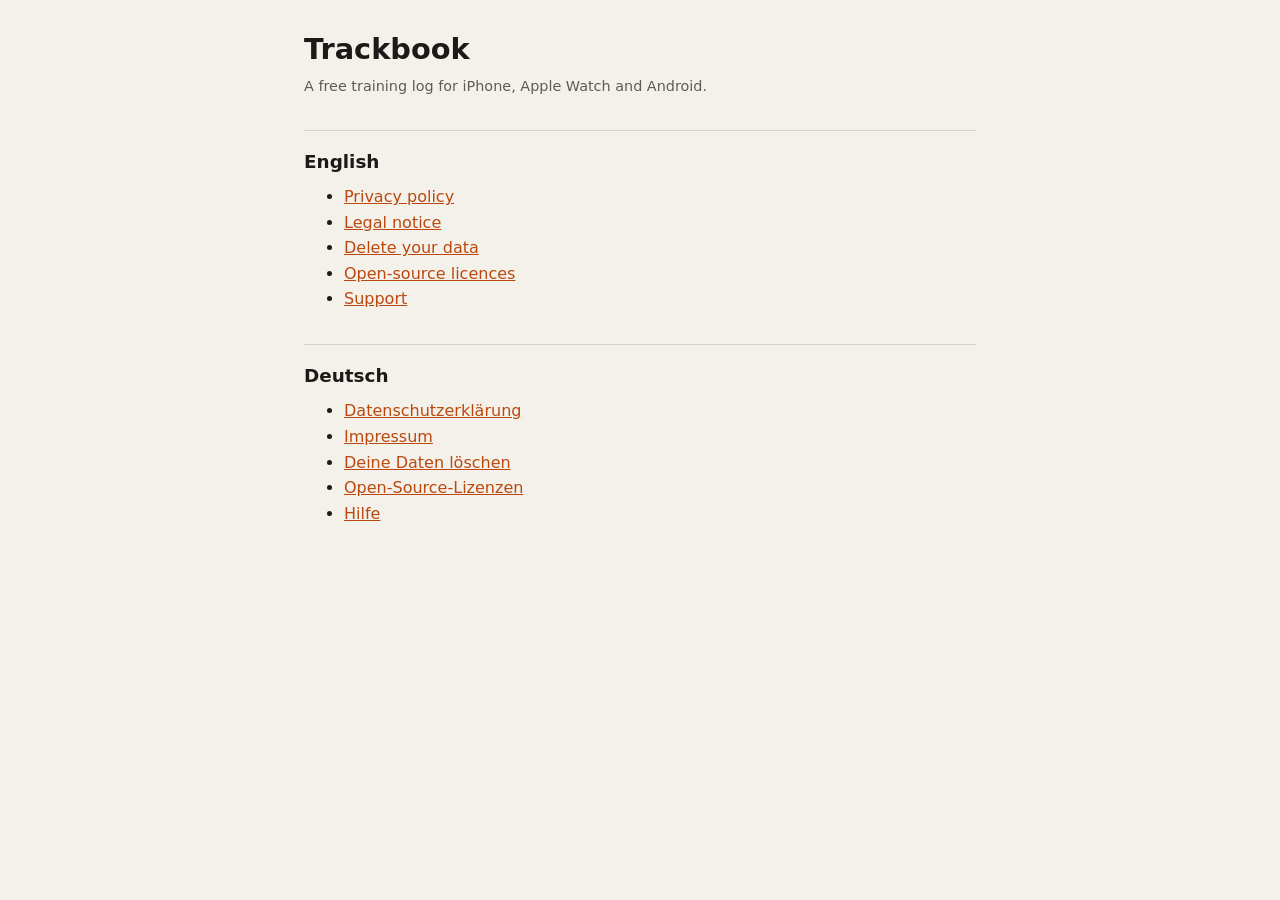
<file: index.html>
<!doctype html>
<html lang="en">
  <head>
    <meta charset="utf-8" />
    <meta name="viewport" content="width=device-width,initial-scale=1" />
    <title>Trackbook</title>
    <link rel="stylesheet" href="style.css" />
  </head>
  <body>
    <main>
      <h1>Trackbook</h1>
      <p class="meta">A free training log for iPhone, Apple Watch and Android.</p>
      <h2>English</h2>
      <ul>
        <li><a href="en/privacy.html">Privacy policy</a></li>
        <li><a href="en/imprint.html">Legal notice</a></li>
        <li><a href="en/delete-account.html">Delete your data</a></li>
        <li><a href="en/licenses.html">Open-source licences</a></li>
        <li><a href="en/support.html">Support</a></li>
      </ul>
      <h2>Deutsch</h2>
      <ul>
        <li><a href="de/privacy.html">Datenschutzerklärung</a></li>
        <li><a href="de/imprint.html">Impressum</a></li>
        <li><a href="de/delete-account.html">Deine Daten löschen</a></li>
        <li><a href="de/licenses.html">Open-Source-Lizenzen</a></li>
        <li><a href="de/support.html">Hilfe</a></li>
      </ul>
    </main>
  </body>
</html>
</file>
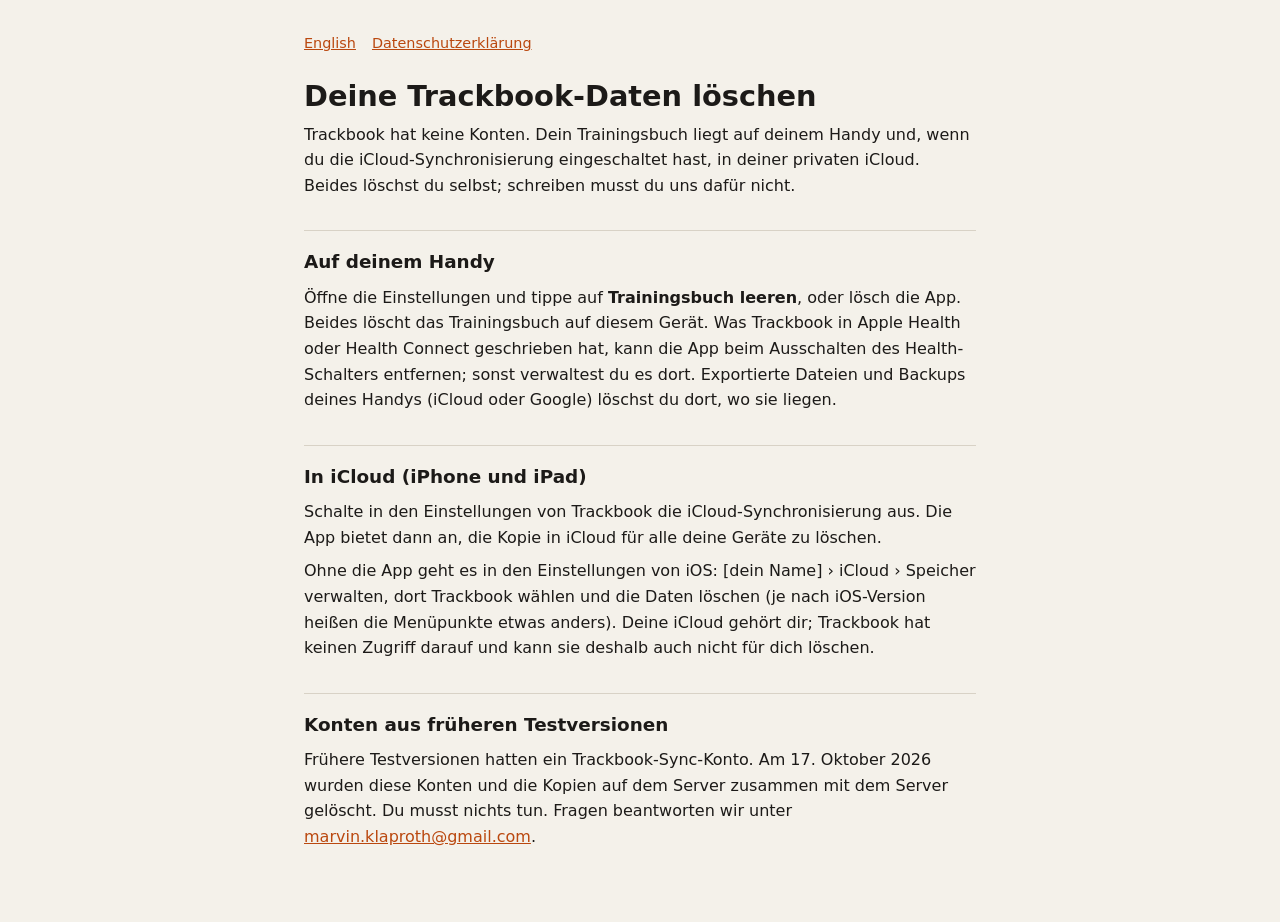
<file: de/delete-account.html>
<!doctype html>
<html lang="de">
  <head>
    <meta charset="utf-8" />
    <meta name="viewport" content="width=device-width,initial-scale=1" />
    <title>Deine Daten löschen · Trackbook</title>
    <link rel="stylesheet" href="../style.css" />
  </head>
  <body>
    <main>
      <nav>
        <a href="../en/delete-account.html">English</a
        ><a href="privacy.html">Datenschutzerklärung</a>
      </nav>
      <h1>Deine Trackbook-Daten löschen</h1>
      <p>
        Trackbook hat keine Konten. Dein Trainingsbuch liegt auf deinem Handy und, wenn du die
        iCloud-Synchronisierung eingeschaltet hast, in deiner privaten iCloud. Beides löschst du
        selbst; schreiben musst du uns dafür nicht.
      </p>
      <h2>Auf deinem Handy</h2>
      <p>
        Öffne die Einstellungen und tippe auf <strong>Trainingsbuch leeren</strong>, oder lösch die
        App. Beides löscht das Trainingsbuch auf diesem Gerät. Was Trackbook in Apple Health oder
        Health Connect geschrieben hat, kann die App beim Ausschalten des Health-Schalters
        entfernen; sonst verwaltest du es dort. Exportierte Dateien und Backups deines Handys
        (iCloud oder Google) löschst du dort, wo sie liegen.
      </p>
      <h2>In iCloud (iPhone und iPad)</h2>
      <p>
        Schalte in den Einstellungen von Trackbook die iCloud-Synchronisierung aus. Die App bietet
        dann an, die Kopie in iCloud für alle deine Geräte zu löschen.
      </p>
      <p>
        Ohne die App geht es in den Einstellungen von iOS: [dein Name] › iCloud › Speicher
        verwalten, dort Trackbook wählen und die Daten löschen (je nach iOS-Version heißen die
        Menüpunkte etwas anders). Deine iCloud gehört dir; Trackbook hat keinen Zugriff darauf und
        kann sie deshalb auch nicht für dich löschen.
      </p>
      <h2>Konten aus früheren Testversionen</h2>
      <p>
        Frühere Testversionen hatten ein Trackbook-Sync-Konto. Am 17. Oktober 2026 wurden diese
        Konten und die Kopien auf dem Server zusammen mit dem Server gelöscht. Du musst nichts tun.
        Fragen beantworten wir unter
        <a href="mailto:marvin.klaproth@gmail.com">marvin.klaproth@gmail.com</a>.
      </p>
    </main>
  </body>
</html>
</file>
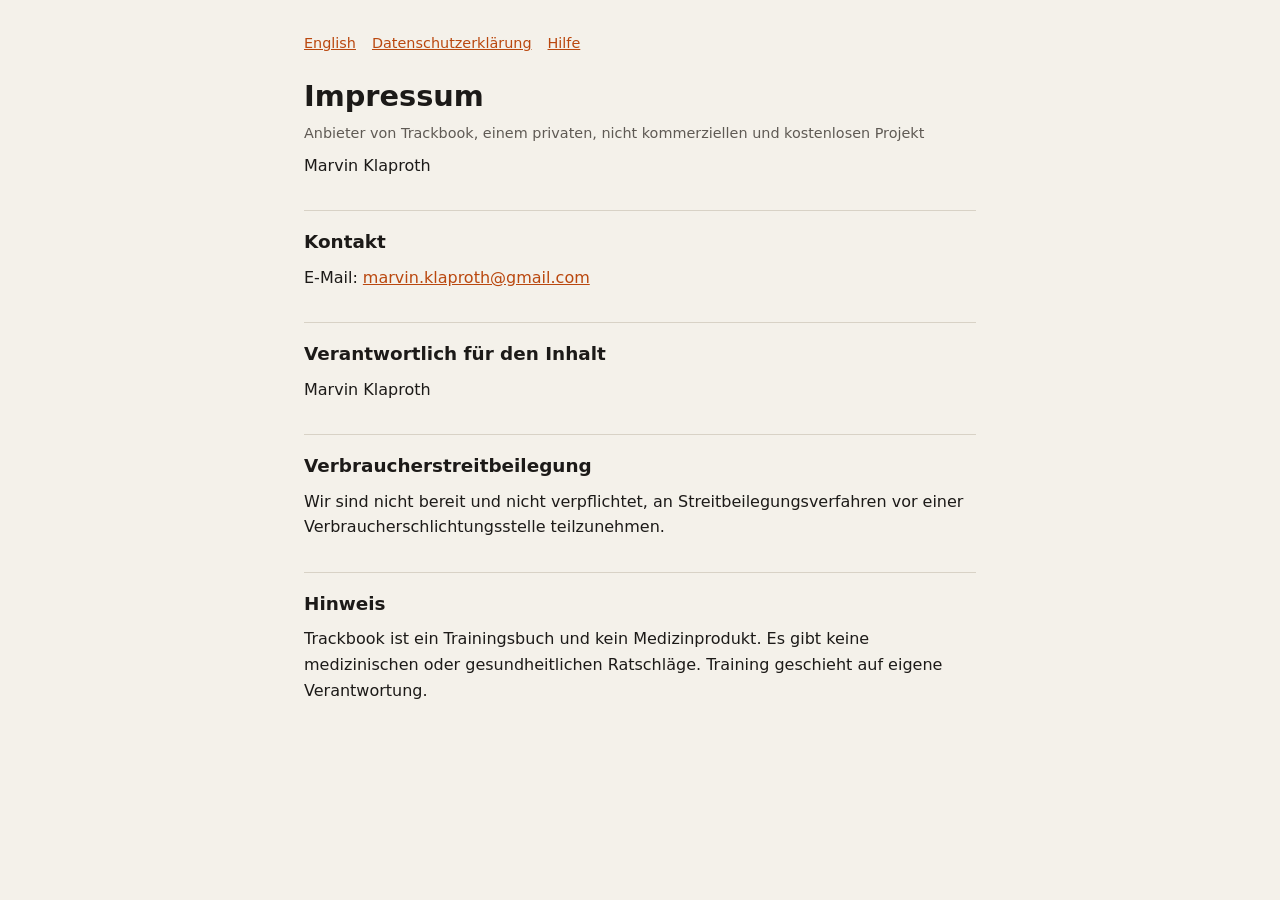
<file: de/imprint.html>
<!doctype html>
<html lang="de">
  <head>
    <meta charset="utf-8" />
    <meta name="viewport" content="width=device-width,initial-scale=1" />
    <title>Impressum · Trackbook</title>
    <link rel="stylesheet" href="../style.css" />
  </head>
  <body>
    <main>
      <nav>
        <a href="../en/imprint.html">English</a><a href="privacy.html">Datenschutzerklärung</a
        ><a href="support.html">Hilfe</a>
      </nav>
      <h1>Impressum</h1>
      <p class="meta">
        Anbieter von Trackbook, einem privaten, nicht kommerziellen und kostenlosen Projekt
      </p>
      <p>Marvin Klaproth</p>
      <h2>Kontakt</h2>
      <p>E-Mail: <a href="mailto:marvin.klaproth@gmail.com">marvin.klaproth@gmail.com</a></p>
      <h2>Verantwortlich für den Inhalt</h2>
      <p>Marvin Klaproth</p>
      <h2>Verbraucherstreitbeilegung</h2>
      <p>
        Wir sind nicht bereit und nicht verpflichtet, an Streitbeilegungsverfahren vor einer
        Verbraucherschlichtungsstelle teilzunehmen.
      </p>
      <h2>Hinweis</h2>
      <p>
        Trackbook ist ein Trainingsbuch und kein Medizinprodukt. Es gibt keine medizinischen oder
        gesundheitlichen Ratschläge. Training geschieht auf eigene Verantwortung.
      </p>
    </main>
  </body>
</html>
</file>
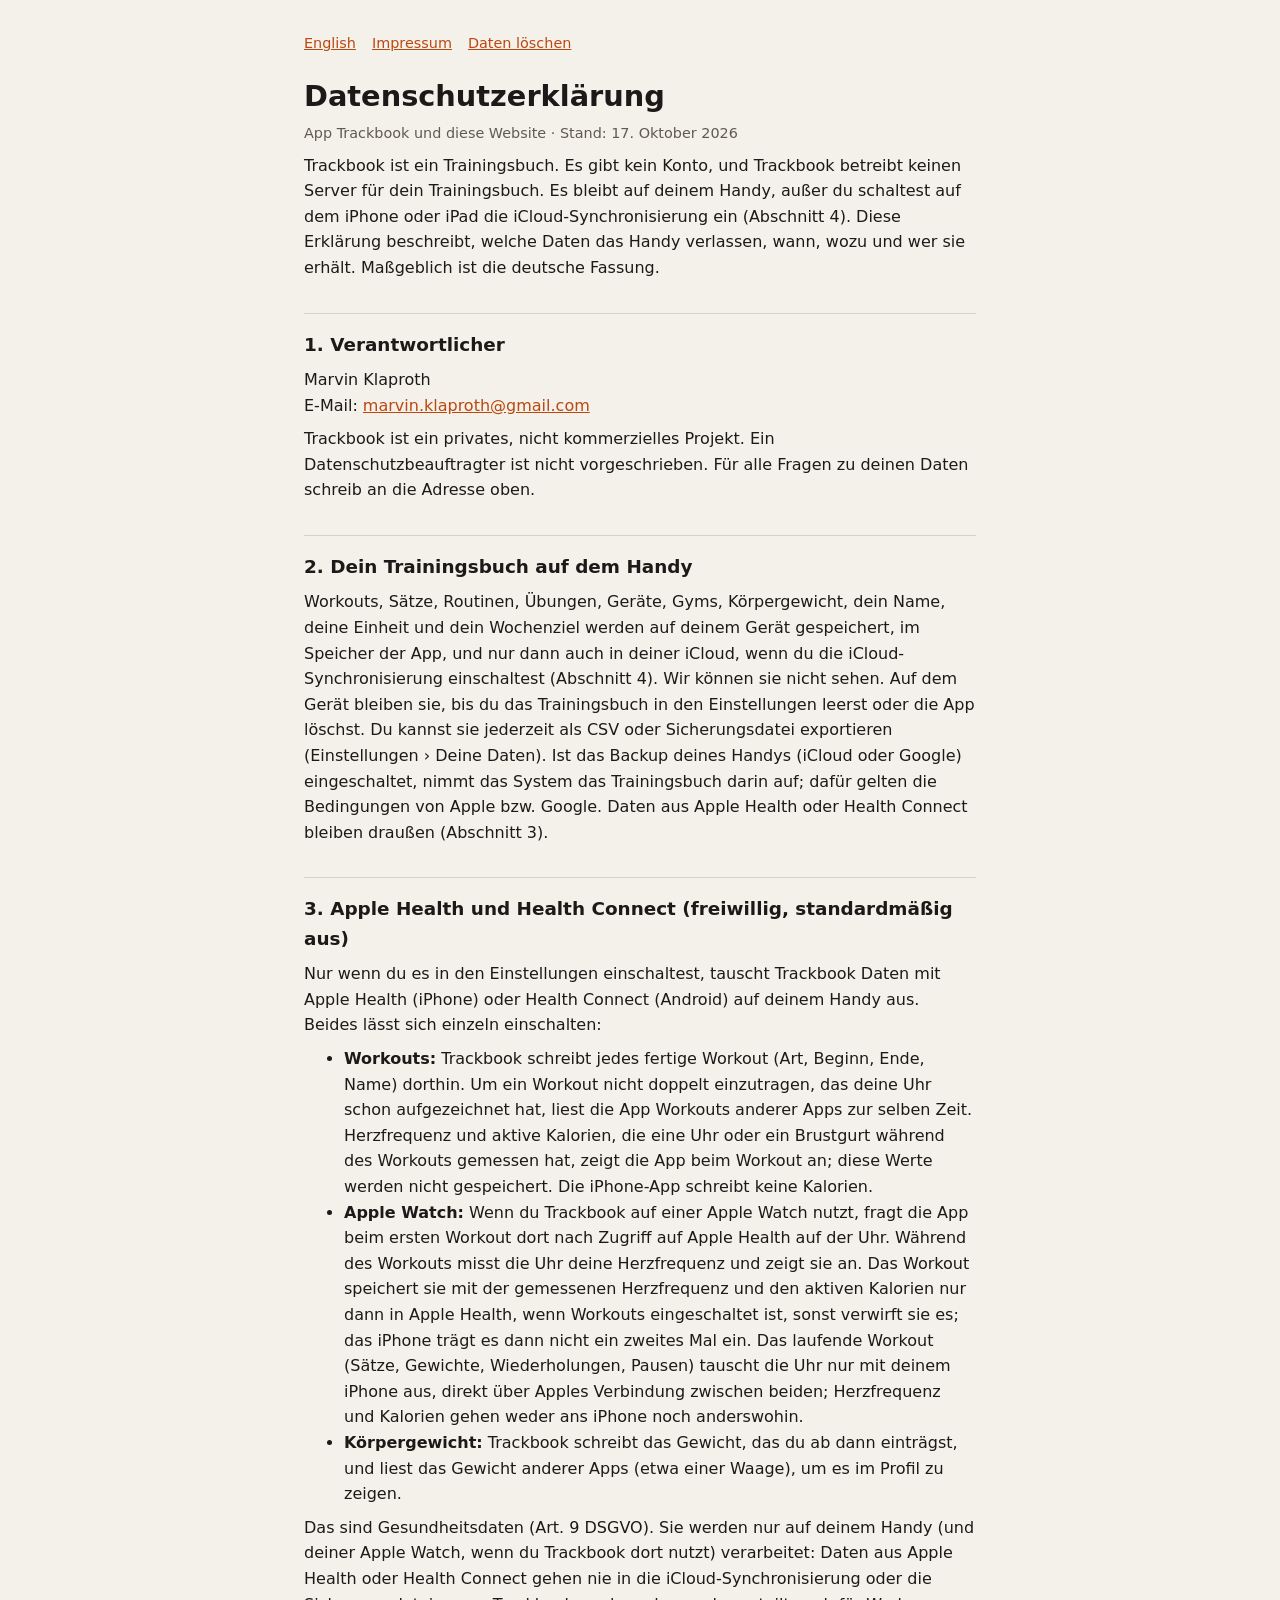
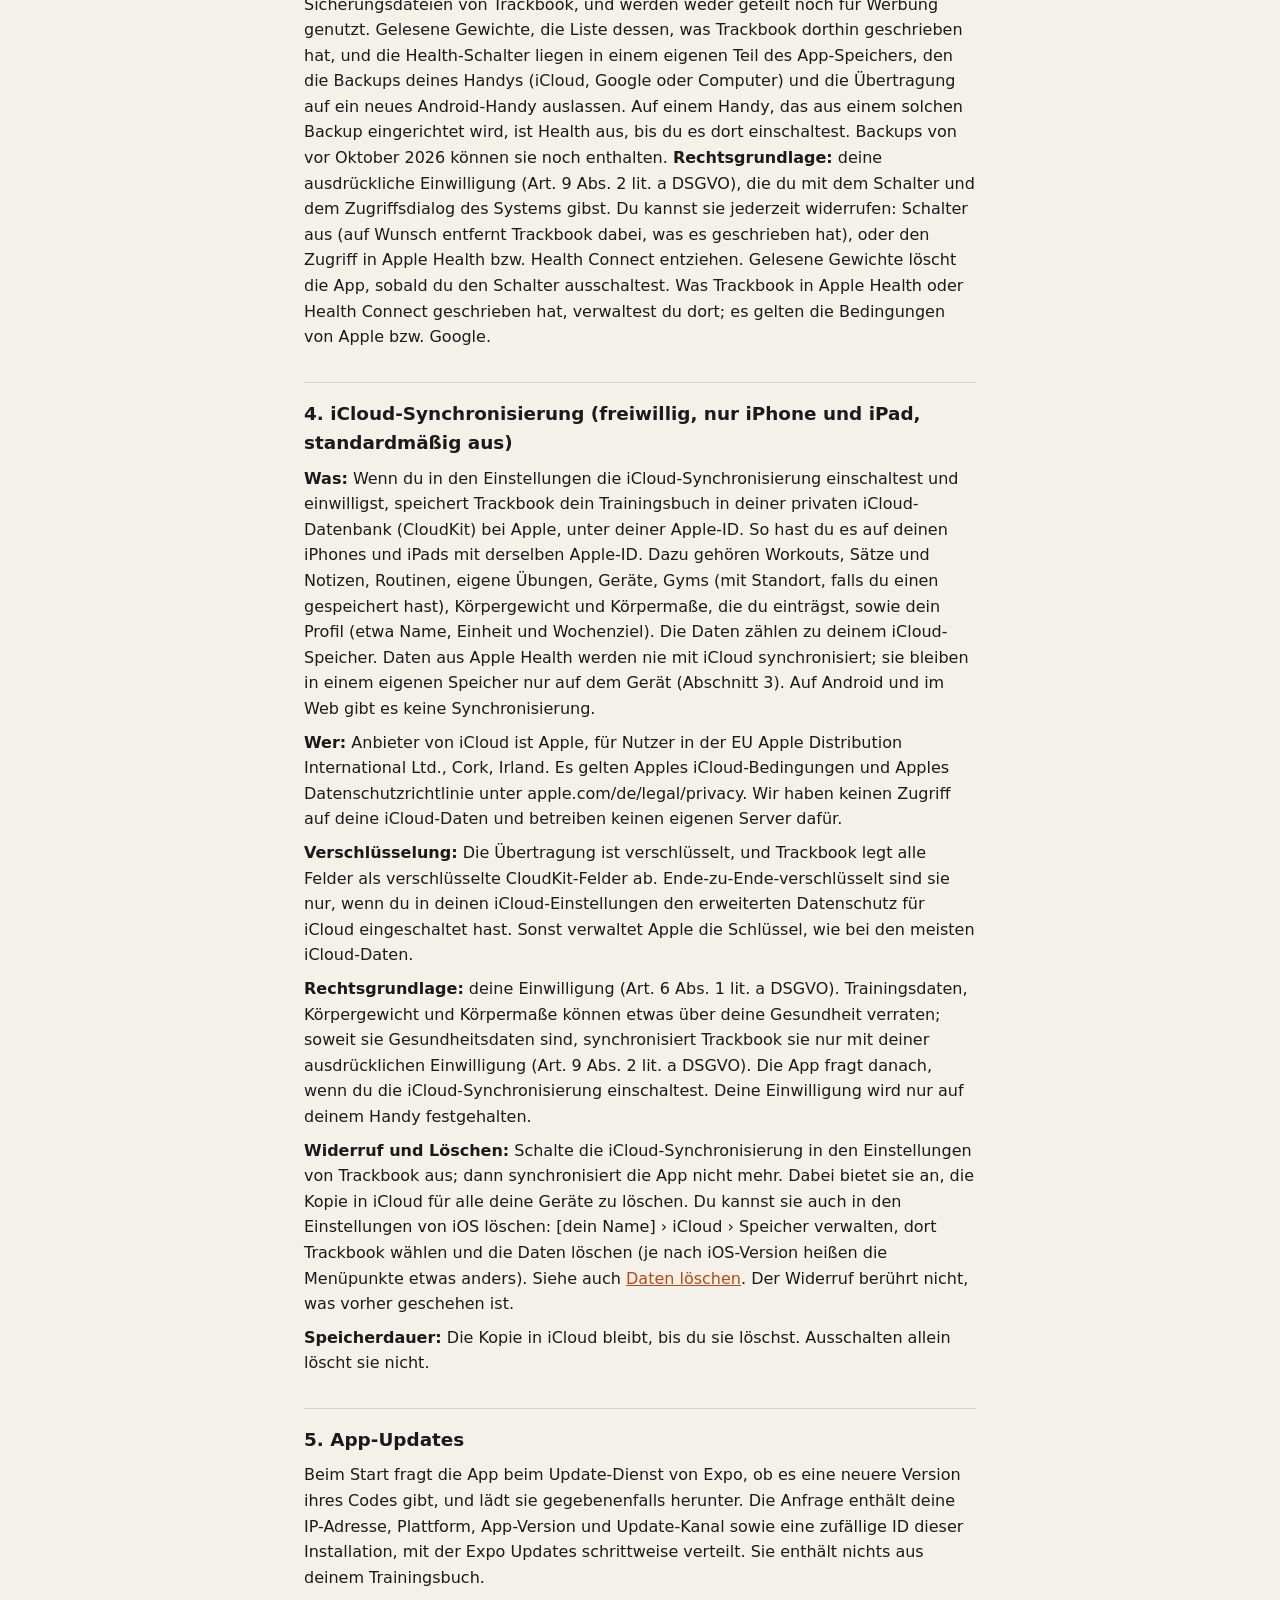
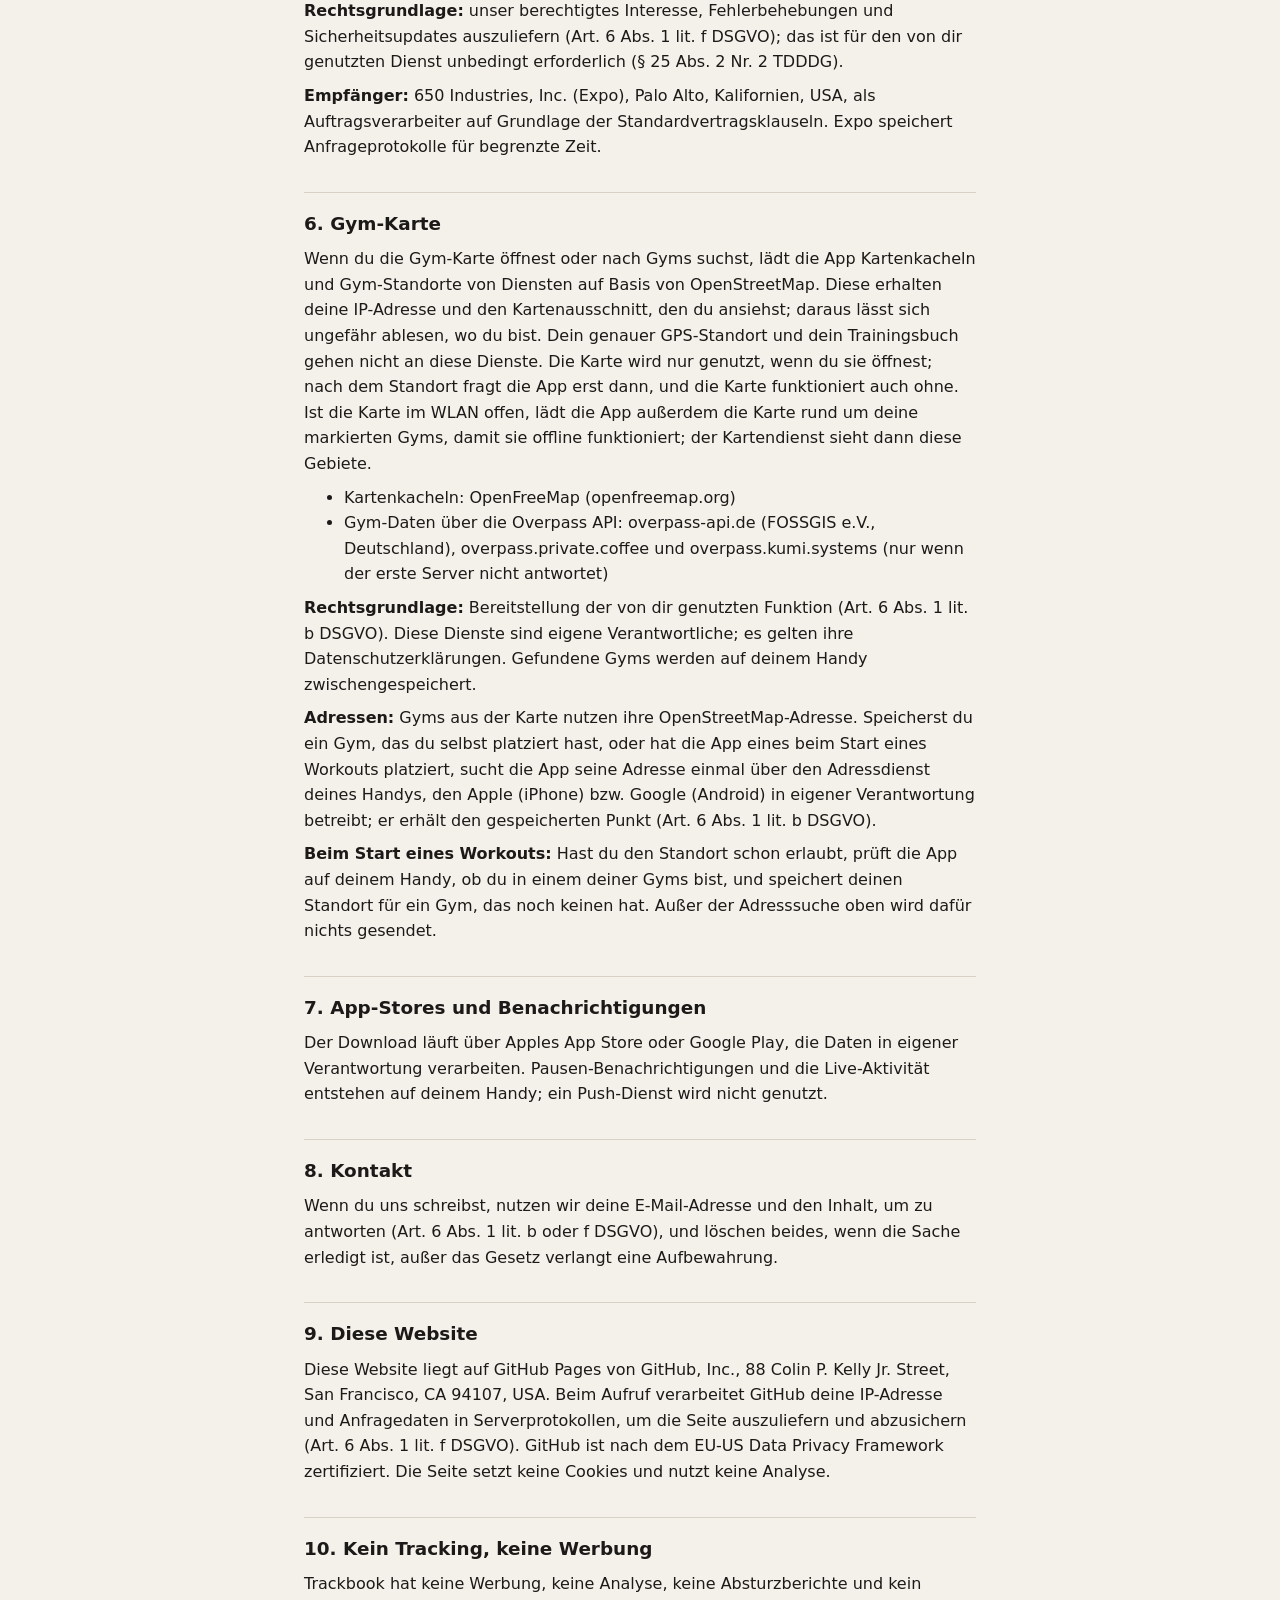
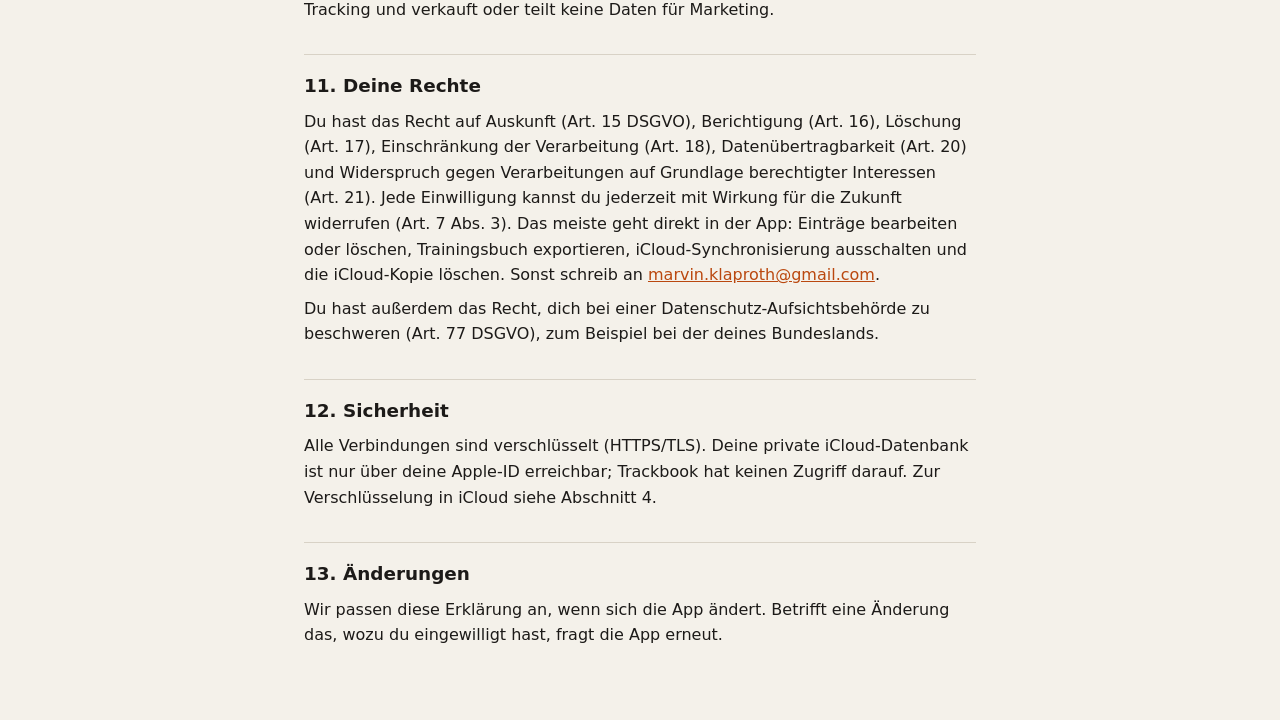
<file: de/privacy.html>
<!doctype html>
<html lang="de">
  <head>
    <meta charset="utf-8" />
    <meta name="viewport" content="width=device-width,initial-scale=1" />
    <title>Datenschutzerklärung · Trackbook</title>
    <link rel="stylesheet" href="../style.css" />
  </head>
  <body>
    <main>
      <nav>
        <a href="../en/privacy.html">English</a><a href="imprint.html">Impressum</a
        ><a href="delete-account.html">Daten löschen</a>
      </nav>
      <h1>Datenschutzerklärung</h1>
      <p class="meta">App Trackbook und diese Website · Stand: 17. Oktober 2026</p>

      <p>
        Trackbook ist ein Trainingsbuch. Es gibt kein Konto, und Trackbook betreibt keinen Server
        für dein Trainingsbuch. Es bleibt auf deinem Handy, außer du schaltest auf dem iPhone oder
        iPad die iCloud-Synchronisierung ein (Abschnitt 4). Diese Erklärung beschreibt, welche Daten
        das Handy verlassen, wann, wozu und wer sie erhält. Maßgeblich ist die deutsche Fassung.
      </p>

      <h2>1. Verantwortlicher</h2>
      <p>
        Marvin Klaproth<br />E-Mail:
        <a href="mailto:marvin.klaproth@gmail.com">marvin.klaproth@gmail.com</a>
      </p>
      <p>
        Trackbook ist ein privates, nicht kommerzielles Projekt. Ein Datenschutzbeauftragter ist
        nicht vorgeschrieben. Für alle Fragen zu deinen Daten schreib an die Adresse oben.
      </p>

      <h2>2. Dein Trainingsbuch auf dem Handy</h2>
      <p>
        Workouts, Sätze, Routinen, Übungen, Geräte, Gyms, Körpergewicht, dein Name, deine Einheit
        und dein Wochenziel werden auf deinem Gerät gespeichert, im Speicher der App, und nur dann
        auch in deiner iCloud, wenn du die iCloud-Synchronisierung einschaltest (Abschnitt 4). Wir
        können sie nicht sehen. Auf dem Gerät bleiben sie, bis du das Trainingsbuch in den
        Einstellungen leerst oder die App löschst. Du kannst sie jederzeit als CSV oder
        Sicherungsdatei exportieren (Einstellungen › Deine Daten). Ist das Backup deines Handys
        (iCloud oder Google) eingeschaltet, nimmt das System das Trainingsbuch darin auf; dafür
        gelten die Bedingungen von Apple bzw. Google. Daten aus Apple Health oder Health Connect
        bleiben draußen (Abschnitt 3).
      </p>

      <h2>3. Apple Health und Health Connect (freiwillig, standardmäßig aus)</h2>
      <p>
        Nur wenn du es in den Einstellungen einschaltest, tauscht Trackbook Daten mit Apple Health
        (iPhone) oder Health Connect (Android) auf deinem Handy aus. Beides lässt sich einzeln
        einschalten:
      </p>
      <ul>
        <li>
          <strong>Workouts:</strong> Trackbook schreibt jedes fertige Workout (Art, Beginn, Ende,
          Name) dorthin. Um ein Workout nicht doppelt einzutragen, das deine Uhr schon aufgezeichnet
          hat, liest die App Workouts anderer Apps zur selben Zeit. Herzfrequenz und aktive
          Kalorien, die eine Uhr oder ein Brustgurt während des Workouts gemessen hat, zeigt die App
          beim Workout an; diese Werte werden nicht gespeichert. Die iPhone-App schreibt keine
          Kalorien.
        </li>
        <li>
          <strong>Apple Watch:</strong> Wenn du Trackbook auf einer Apple Watch nutzt, fragt die App
          beim ersten Workout dort nach Zugriff auf Apple Health auf der Uhr. Während des Workouts
          misst die Uhr deine Herzfrequenz und zeigt sie an. Das Workout speichert sie mit der
          gemessenen Herzfrequenz und den aktiven Kalorien nur dann in Apple Health, wenn Workouts
          eingeschaltet ist, sonst verwirft sie es; das iPhone trägt es dann nicht ein zweites Mal
          ein. Das laufende Workout (Sätze, Gewichte, Wiederholungen, Pausen) tauscht die Uhr nur
          mit deinem iPhone aus, direkt über Apples Verbindung zwischen beiden; Herzfrequenz und
          Kalorien gehen weder ans iPhone noch anderswohin.
        </li>
        <li>
          <strong>Körpergewicht:</strong> Trackbook schreibt das Gewicht, das du ab dann einträgst,
          und liest das Gewicht anderer Apps (etwa einer Waage), um es im Profil zu zeigen.
        </li>
      </ul>
      <p>
        Das sind Gesundheitsdaten (Art. 9 DSGVO). Sie werden nur auf deinem Handy (und deiner Apple
        Watch, wenn du Trackbook dort nutzt) verarbeitet: Daten aus Apple Health oder Health Connect
        gehen nie in die iCloud-Synchronisierung oder die Sicherungsdateien von Trackbook, und
        werden weder geteilt noch für Werbung genutzt. Gelesene Gewichte, die Liste dessen, was
        Trackbook dorthin geschrieben hat, und die Health-Schalter liegen in einem eigenen Teil des
        App-Speichers, den die Backups deines Handys (iCloud, Google oder Computer) und die
        Übertragung auf ein neues Android-Handy auslassen. Auf einem Handy, das aus einem solchen
        Backup eingerichtet wird, ist Health aus, bis du es dort einschaltest. Backups von vor
        Oktober 2026 können sie noch enthalten.
        <strong>Rechtsgrundlage:</strong> deine ausdrückliche Einwilligung (Art. 9 Abs. 2 lit. a
        DSGVO), die du mit dem Schalter und dem Zugriffsdialog des Systems gibst. Du kannst sie
        jederzeit widerrufen: Schalter aus (auf Wunsch entfernt Trackbook dabei, was es geschrieben
        hat), oder den Zugriff in Apple Health bzw. Health Connect entziehen. Gelesene Gewichte
        löscht die App, sobald du den Schalter ausschaltest. Was Trackbook in Apple Health oder
        Health Connect geschrieben hat, verwaltest du dort; es gelten die Bedingungen von Apple bzw.
        Google.
      </p>

      <h2>4. iCloud-Synchronisierung (freiwillig, nur iPhone und iPad, standardmäßig aus)</h2>
      <p>
        <strong>Was:</strong> Wenn du in den Einstellungen die iCloud-Synchronisierung einschaltest
        und einwilligst, speichert Trackbook dein Trainingsbuch in deiner privaten iCloud-Datenbank
        (CloudKit) bei Apple, unter deiner Apple-ID. So hast du es auf deinen iPhones und iPads mit
        derselben Apple-ID. Dazu gehören Workouts, Sätze und Notizen, Routinen, eigene Übungen,
        Geräte, Gyms (mit Standort, falls du einen gespeichert hast), Körpergewicht und Körpermaße,
        die du einträgst, sowie dein Profil (etwa Name, Einheit und Wochenziel). Die Daten zählen zu
        deinem iCloud-Speicher. Daten aus Apple Health werden nie mit iCloud synchronisiert; sie
        bleiben in einem eigenen Speicher nur auf dem Gerät (Abschnitt 3). Auf Android und im Web
        gibt es keine Synchronisierung.
      </p>
      <p>
        <strong>Wer:</strong> Anbieter von iCloud ist Apple, für Nutzer in der EU Apple Distribution
        International Ltd., Cork, Irland. Es gelten Apples iCloud-Bedingungen und Apples
        Datenschutzrichtlinie unter apple.com/de/legal/privacy. Wir haben keinen Zugriff auf deine
        iCloud-Daten und betreiben keinen eigenen Server dafür.
      </p>
      <p>
        <strong>Verschlüsselung:</strong> Die Übertragung ist verschlüsselt, und Trackbook legt alle
        Felder als verschlüsselte CloudKit-Felder ab. Ende-zu-Ende-verschlüsselt sind sie nur, wenn
        du in deinen iCloud-Einstellungen den erweiterten Datenschutz für iCloud eingeschaltet hast.
        Sonst verwaltet Apple die Schlüssel, wie bei den meisten iCloud-Daten.
      </p>
      <p>
        <strong>Rechtsgrundlage:</strong> deine Einwilligung (Art. 6 Abs. 1 lit. a DSGVO).
        Trainingsdaten, Körpergewicht und Körpermaße können etwas über deine Gesundheit verraten;
        soweit sie Gesundheitsdaten sind, synchronisiert Trackbook sie nur mit deiner ausdrücklichen
        Einwilligung (Art. 9 Abs. 2 lit. a DSGVO). Die App fragt danach, wenn du die
        iCloud-Synchronisierung einschaltest. Deine Einwilligung wird nur auf deinem Handy
        festgehalten.
      </p>
      <p>
        <strong>Widerruf und Löschen:</strong> Schalte die iCloud-Synchronisierung in den
        Einstellungen von Trackbook aus; dann synchronisiert die App nicht mehr. Dabei bietet sie
        an, die Kopie in iCloud für alle deine Geräte zu löschen. Du kannst sie auch in den
        Einstellungen von iOS löschen: [dein Name] › iCloud › Speicher verwalten, dort Trackbook
        wählen und die Daten löschen (je nach iOS-Version heißen die Menüpunkte etwas anders). Siehe
        auch <a href="delete-account.html">Daten löschen</a>. Der Widerruf berührt nicht, was vorher
        geschehen ist.
      </p>
      <p>
        <strong>Speicherdauer:</strong> Die Kopie in iCloud bleibt, bis du sie löschst. Ausschalten
        allein löscht sie nicht.
      </p>

      <h2>5. App-Updates</h2>
      <p>
        Beim Start fragt die App beim Update-Dienst von Expo, ob es eine neuere Version ihres Codes
        gibt, und lädt sie gegebenenfalls herunter. Die Anfrage enthält deine IP-Adresse, Plattform,
        App-Version und Update-Kanal sowie eine zufällige ID dieser Installation, mit der Expo
        Updates schrittweise verteilt. Sie enthält nichts aus deinem Trainingsbuch.
      </p>
      <p>
        <strong>Rechtsgrundlage:</strong> unser berechtigtes Interesse, Fehlerbehebungen und
        Sicherheitsupdates auszuliefern (Art. 6 Abs. 1 lit. f DSGVO); das ist für den von dir
        genutzten Dienst unbedingt erforderlich (§ 25 Abs. 2 Nr. 2 TDDDG).
      </p>
      <p>
        <strong>Empfänger:</strong> 650 Industries, Inc. (Expo), Palo Alto, Kalifornien, USA, als
        Auftragsverarbeiter auf Grundlage der Standardvertragsklauseln. Expo speichert
        Anfrageprotokolle für begrenzte Zeit.
      </p>

      <h2>6. Gym-Karte</h2>
      <p>
        Wenn du die Gym-Karte öffnest oder nach Gyms suchst, lädt die App Kartenkacheln und
        Gym-Standorte von Diensten auf Basis von OpenStreetMap. Diese erhalten deine IP-Adresse und
        den Kartenausschnitt, den du ansiehst; daraus lässt sich ungefähr ablesen, wo du bist. Dein
        genauer GPS-Standort und dein Trainingsbuch gehen nicht an diese Dienste. Die Karte wird nur
        genutzt, wenn du sie öffnest; nach dem Standort fragt die App erst dann, und die Karte
        funktioniert auch ohne. Ist die Karte im WLAN offen, lädt die App außerdem die Karte rund um
        deine markierten Gyms, damit sie offline funktioniert; der Kartendienst sieht dann diese
        Gebiete.
      </p>
      <ul>
        <li>Kartenkacheln: OpenFreeMap (openfreemap.org)</li>
        <li>
          Gym-Daten über die Overpass API: overpass-api.de (FOSSGIS e.V., Deutschland),
          overpass.private.coffee und overpass.kumi.systems (nur wenn der erste Server nicht
          antwortet)
        </li>
      </ul>
      <p>
        <strong>Rechtsgrundlage:</strong> Bereitstellung der von dir genutzten Funktion (Art. 6 Abs.
        1 lit. b DSGVO). Diese Dienste sind eigene Verantwortliche; es gelten ihre
        Datenschutzerklärungen. Gefundene Gyms werden auf deinem Handy zwischengespeichert.
      </p>
      <p>
        <strong>Adressen:</strong> Gyms aus der Karte nutzen ihre OpenStreetMap-Adresse. Speicherst
        du ein Gym, das du selbst platziert hast, oder hat die App eines beim Start eines Workouts
        platziert, sucht die App seine Adresse einmal über den Adressdienst deines Handys, den Apple
        (iPhone) bzw. Google (Android) in eigener Verantwortung betreibt; er erhält den
        gespeicherten Punkt (Art. 6 Abs. 1 lit. b DSGVO).
      </p>
      <p>
        <strong>Beim Start eines Workouts:</strong> Hast du den Standort schon erlaubt, prüft die
        App auf deinem Handy, ob du in einem deiner Gyms bist, und speichert deinen Standort für ein
        Gym, das noch keinen hat. Außer der Adresssuche oben wird dafür nichts gesendet.
      </p>

      <h2>7. App-Stores und Benachrichtigungen</h2>
      <p>
        Der Download läuft über Apples App Store oder Google Play, die Daten in eigener
        Verantwortung verarbeiten. Pausen-Benachrichtigungen und die Live-Aktivität entstehen auf
        deinem Handy; ein Push-Dienst wird nicht genutzt.
      </p>

      <h2>8. Kontakt</h2>
      <p>
        Wenn du uns schreibst, nutzen wir deine E-Mail-Adresse und den Inhalt, um zu antworten (Art.
        6 Abs. 1 lit. b oder f DSGVO), und löschen beides, wenn die Sache erledigt ist, außer das
        Gesetz verlangt eine Aufbewahrung.
      </p>

      <h2>9. Diese Website</h2>
      <p>
        Diese Website liegt auf GitHub Pages von GitHub, Inc., 88 Colin P. Kelly Jr. Street, San
        Francisco, CA 94107, USA. Beim Aufruf verarbeitet GitHub deine IP-Adresse und Anfragedaten
        in Serverprotokollen, um die Seite auszuliefern und abzusichern (Art. 6 Abs. 1 lit. f
        DSGVO). GitHub ist nach dem EU-US Data Privacy Framework zertifiziert. Die Seite setzt keine
        Cookies und nutzt keine Analyse.
      </p>

      <h2>10. Kein Tracking, keine Werbung</h2>
      <p>
        Trackbook hat keine Werbung, keine Analyse, keine Absturzberichte und kein Tracking und
        verkauft oder teilt keine Daten für Marketing.
      </p>

      <h2>11. Deine Rechte</h2>
      <p>
        Du hast das Recht auf Auskunft (Art. 15 DSGVO), Berichtigung (Art. 16), Löschung (Art. 17),
        Einschränkung der Verarbeitung (Art. 18), Datenübertragbarkeit (Art. 20) und Widerspruch
        gegen Verarbeitungen auf Grundlage berechtigter Interessen (Art. 21). Jede Einwilligung
        kannst du jederzeit mit Wirkung für die Zukunft widerrufen (Art. 7 Abs. 3). Das meiste geht
        direkt in der App: Einträge bearbeiten oder löschen, Trainingsbuch exportieren,
        iCloud-Synchronisierung ausschalten und die iCloud-Kopie löschen. Sonst schreib an
        <a href="mailto:marvin.klaproth@gmail.com">marvin.klaproth@gmail.com</a>.
      </p>
      <p>
        Du hast außerdem das Recht, dich bei einer Datenschutz-Aufsichtsbehörde zu beschweren (Art.
        77 DSGVO), zum Beispiel bei der deines Bundeslands.
      </p>

      <h2>12. Sicherheit</h2>
      <p>
        Alle Verbindungen sind verschlüsselt (HTTPS/TLS). Deine private iCloud-Datenbank ist nur
        über deine Apple-ID erreichbar; Trackbook hat keinen Zugriff darauf. Zur Verschlüsselung in
        iCloud siehe Abschnitt 4.
      </p>

      <h2>13. Änderungen</h2>
      <p>
        Wir passen diese Erklärung an, wenn sich die App ändert. Betrifft eine Änderung das, wozu du
        eingewilligt hast, fragt die App erneut.
      </p>
    </main>
  </body>
</html>
</file>
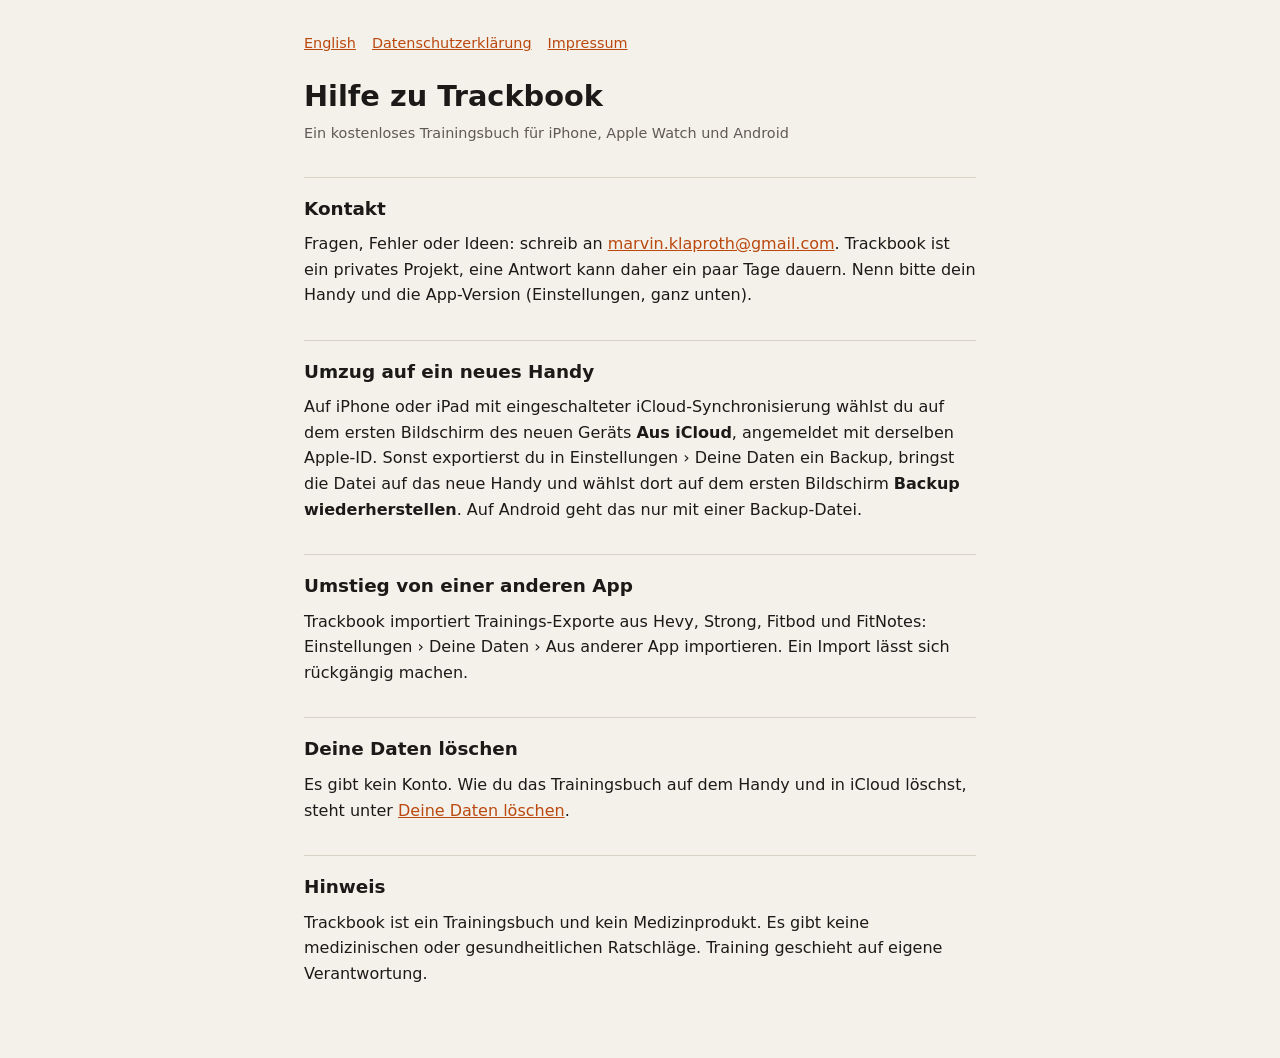
<file: de/support.html>
<!doctype html>
<html lang="de">
  <head>
    <meta charset="utf-8" />
    <meta name="viewport" content="width=device-width,initial-scale=1" />
    <title>Hilfe · Trackbook</title>
    <link rel="stylesheet" href="../style.css" />
  </head>
  <body>
    <main>
      <nav>
        <a href="../en/support.html">English</a><a href="privacy.html">Datenschutzerklärung</a
        ><a href="imprint.html">Impressum</a>
      </nav>
      <h1>Hilfe zu Trackbook</h1>
      <p class="meta">Ein kostenloses Trainingsbuch für iPhone, Apple Watch und Android</p>
      <h2>Kontakt</h2>
      <p>
        Fragen, Fehler oder Ideen: schreib an
        <a href="mailto:marvin.klaproth@gmail.com">marvin.klaproth@gmail.com</a>. Trackbook ist ein
        privates Projekt, eine Antwort kann daher ein paar Tage dauern. Nenn bitte dein Handy und
        die App-Version (Einstellungen, ganz unten).
      </p>
      <h2>Umzug auf ein neues Handy</h2>
      <p>
        Auf iPhone oder iPad mit eingeschalteter iCloud-Synchronisierung wählst du auf dem ersten
        Bildschirm des neuen Geräts <strong>Aus iCloud</strong>, angemeldet mit derselben Apple-ID.
        Sonst exportierst du in Einstellungen › Deine Daten ein Backup, bringst die Datei auf das
        neue Handy und wählst dort auf dem ersten Bildschirm
        <strong>Backup wiederherstellen</strong>. Auf Android geht das nur mit einer Backup-Datei.
      </p>
      <h2>Umstieg von einer anderen App</h2>
      <p>
        Trackbook importiert Trainings-Exporte aus Hevy, Strong, Fitbod und FitNotes: Einstellungen
        › Deine Daten › Aus anderer App importieren. Ein Import lässt sich rückgängig machen.
      </p>
      <h2>Deine Daten löschen</h2>
      <p>
        Es gibt kein Konto. Wie du das Trainingsbuch auf dem Handy und in iCloud löschst, steht
        unter <a href="delete-account.html">Deine Daten löschen</a>.
      </p>
      <h2>Hinweis</h2>
      <p>
        Trackbook ist ein Trainingsbuch und kein Medizinprodukt. Es gibt keine medizinischen oder
        gesundheitlichen Ratschläge. Training geschieht auf eigene Verantwortung.
      </p>
    </main>
  </body>
</html>
</file>
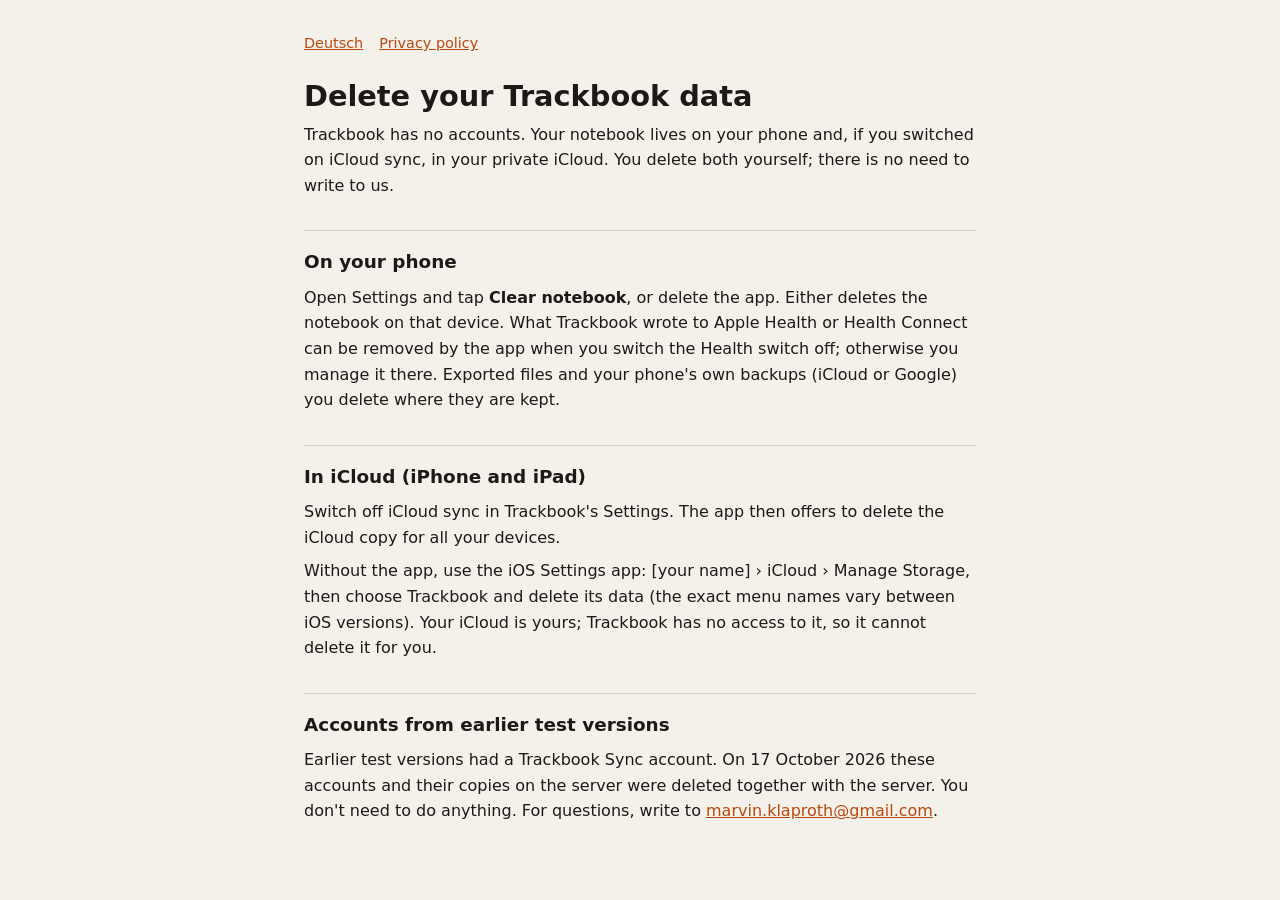
<file: en/delete-account.html>
<!doctype html>
<html lang="en">
  <head>
    <meta charset="utf-8" />
    <meta name="viewport" content="width=device-width,initial-scale=1" />
    <title>Delete your data · Trackbook</title>
    <link rel="stylesheet" href="../style.css" />
  </head>
  <body>
    <main>
      <nav>
        <a href="../de/delete-account.html">Deutsch</a><a href="privacy.html">Privacy policy</a>
      </nav>
      <h1>Delete your Trackbook data</h1>
      <p>
        Trackbook has no accounts. Your notebook lives on your phone and, if you switched on iCloud
        sync, in your private iCloud. You delete both yourself; there is no need to write to us.
      </p>
      <h2>On your phone</h2>
      <p>
        Open Settings and tap <strong>Clear notebook</strong>, or delete the app. Either deletes the
        notebook on that device. What Trackbook wrote to Apple Health or Health Connect can be
        removed by the app when you switch the Health switch off; otherwise you manage it there.
        Exported files and your phone's own backups (iCloud or Google) you delete where they are
        kept.
      </p>
      <h2>In iCloud (iPhone and iPad)</h2>
      <p>
        Switch off iCloud sync in Trackbook's Settings. The app then offers to delete the iCloud
        copy for all your devices.
      </p>
      <p>
        Without the app, use the iOS Settings app: [your name] › iCloud › Manage Storage, then
        choose Trackbook and delete its data (the exact menu names vary between iOS versions). Your
        iCloud is yours; Trackbook has no access to it, so it cannot delete it for you.
      </p>
      <h2>Accounts from earlier test versions</h2>
      <p>
        Earlier test versions had a Trackbook Sync account. On 17 October 2026 these accounts and
        their copies on the server were deleted together with the server. You don't need to do
        anything. For questions, write to
        <a href="mailto:marvin.klaproth@gmail.com">marvin.klaproth@gmail.com</a>.
      </p>
    </main>
  </body>
</html>
</file>
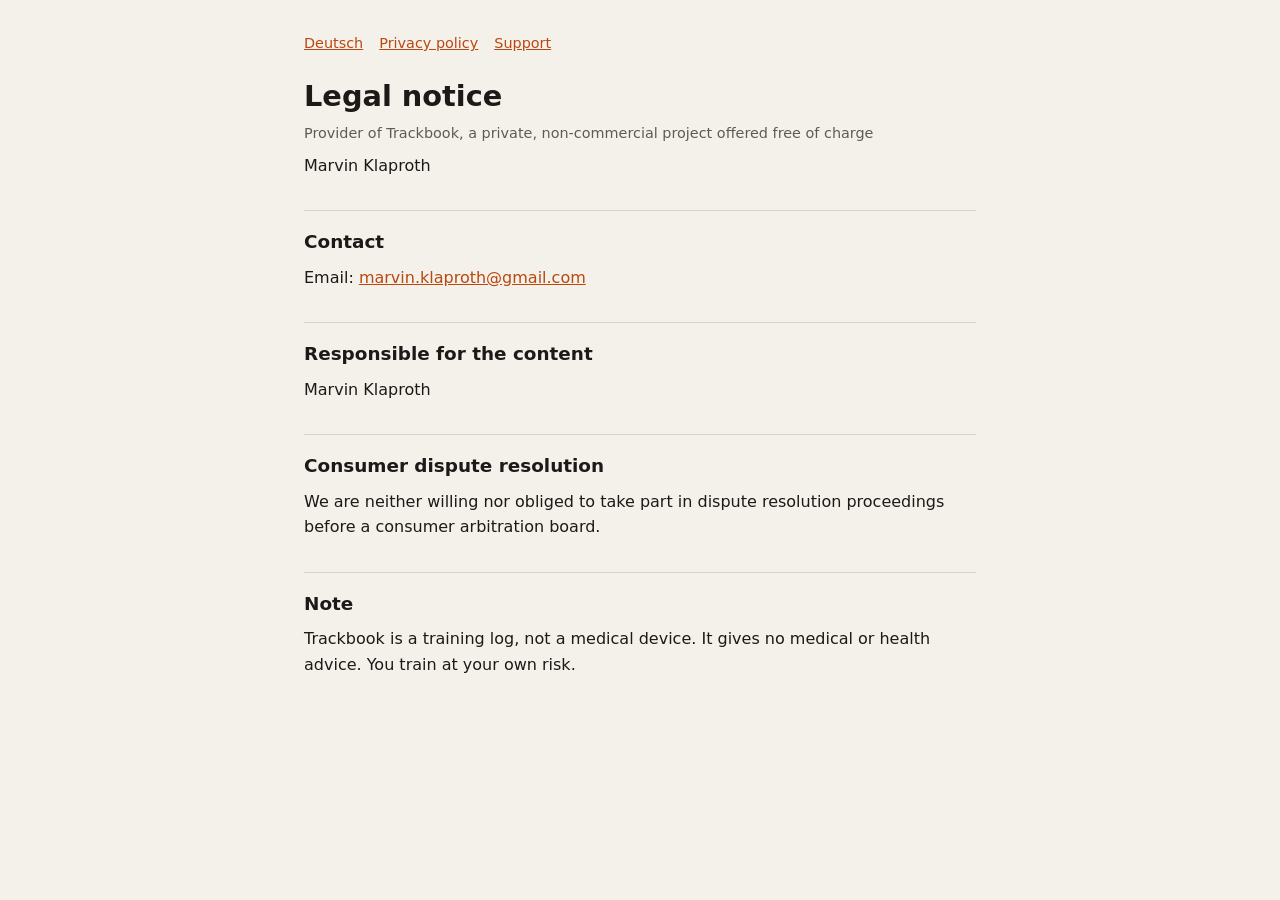
<file: en/imprint.html>
<!doctype html>
<html lang="en">
  <head>
    <meta charset="utf-8" />
    <meta name="viewport" content="width=device-width,initial-scale=1" />
    <title>Legal notice · Trackbook</title>
    <link rel="stylesheet" href="../style.css" />
  </head>
  <body>
    <main>
      <nav>
        <a href="../de/imprint.html">Deutsch</a><a href="privacy.html">Privacy policy</a
        ><a href="support.html">Support</a>
      </nav>
      <h1>Legal notice</h1>
      <p class="meta">
        Provider of Trackbook, a private, non-commercial project offered free of charge
      </p>
      <p>Marvin Klaproth</p>
      <h2>Contact</h2>
      <p>Email: <a href="mailto:marvin.klaproth@gmail.com">marvin.klaproth@gmail.com</a></p>
      <h2>Responsible for the content</h2>
      <p>Marvin Klaproth</p>
      <h2>Consumer dispute resolution</h2>
      <p>
        We are neither willing nor obliged to take part in dispute resolution proceedings before a
        consumer arbitration board.
      </p>
      <h2>Note</h2>
      <p>
        Trackbook is a training log, not a medical device. It gives no medical or health advice. You
        train at your own risk.
      </p>
    </main>
  </body>
</html>
</file>
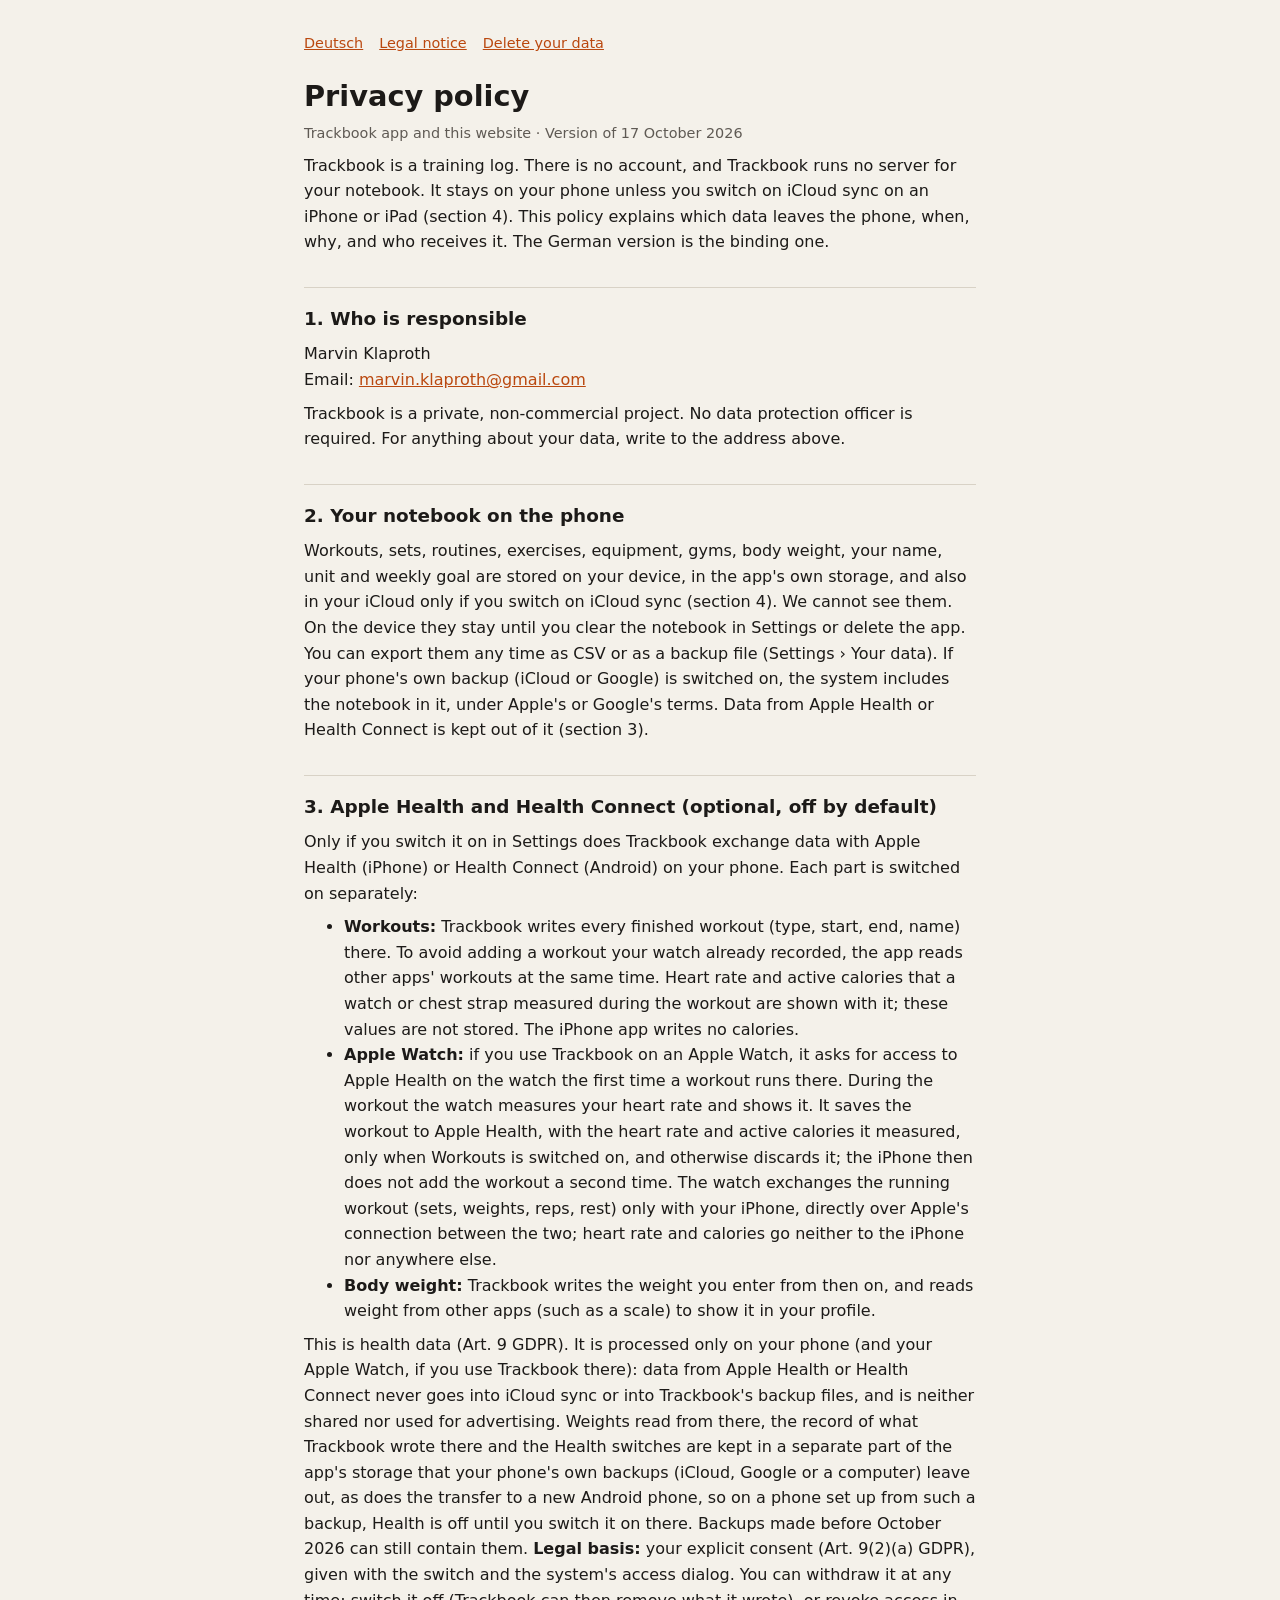
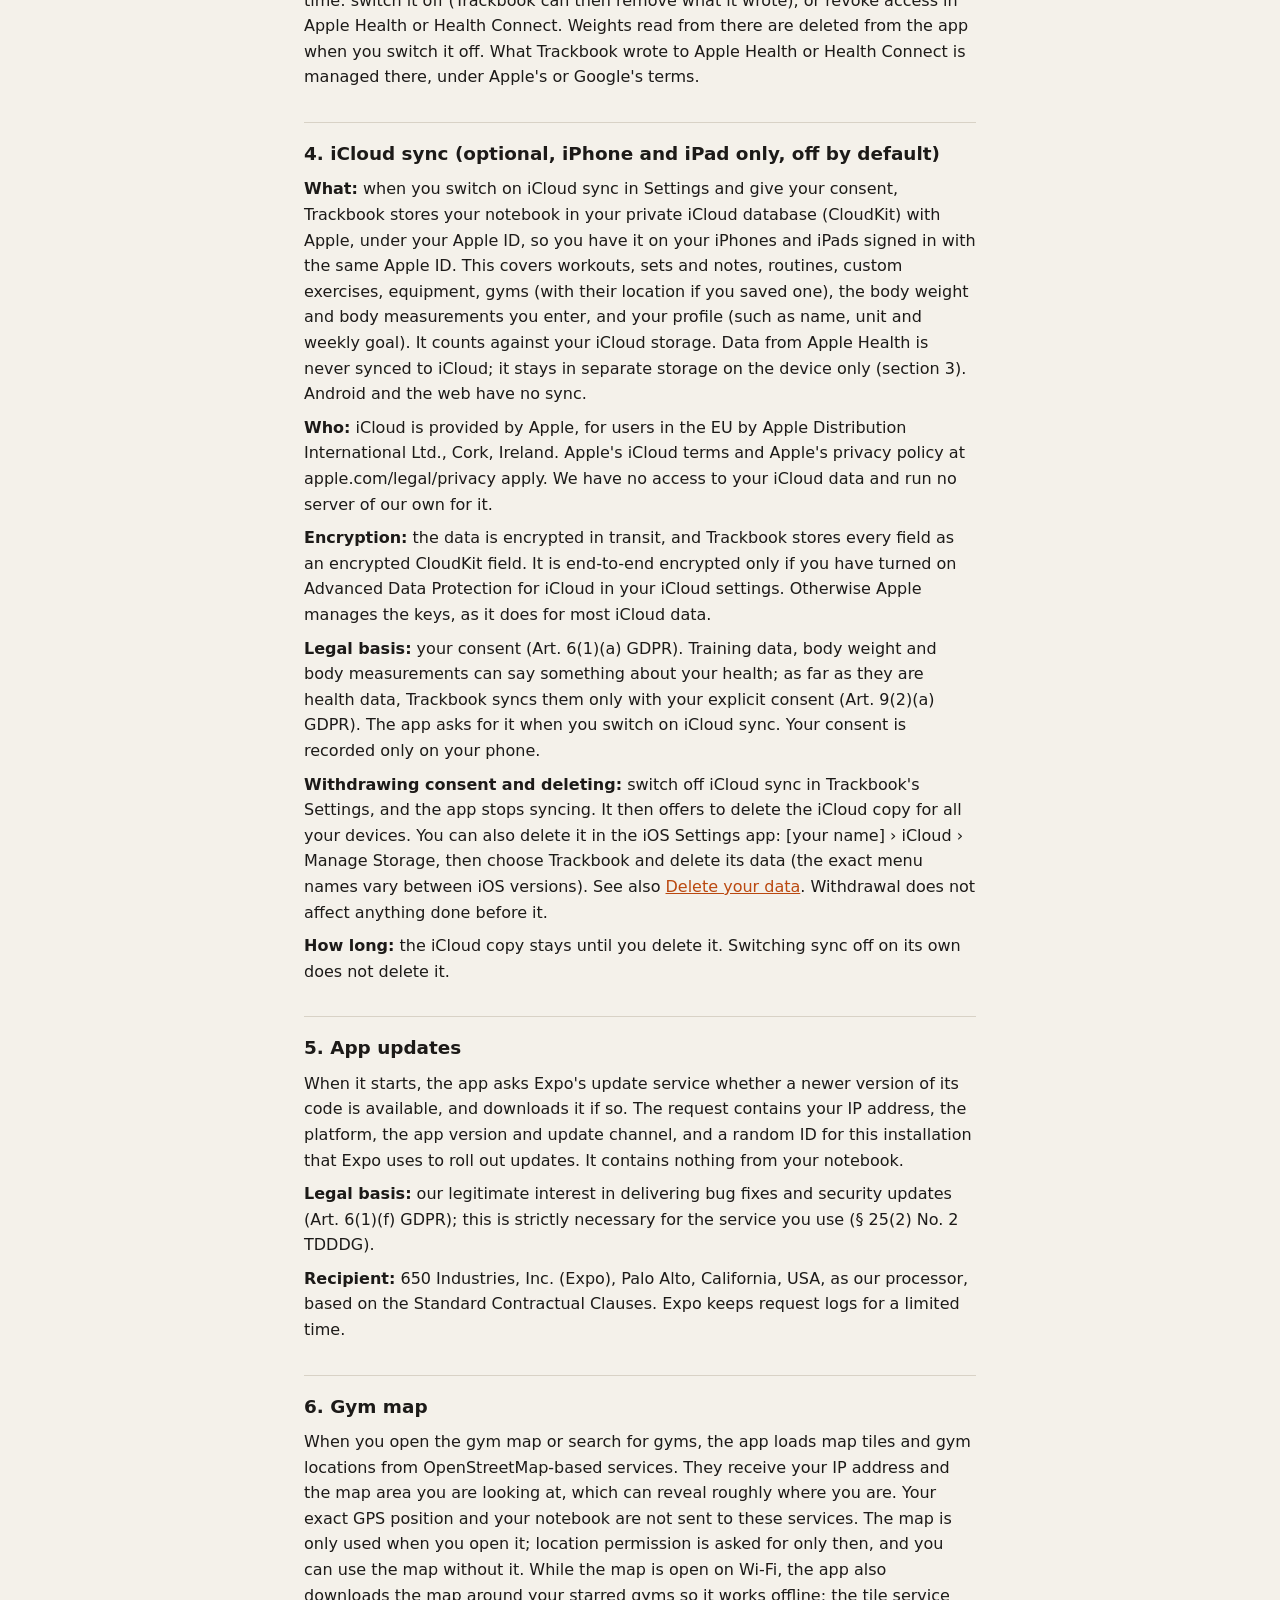
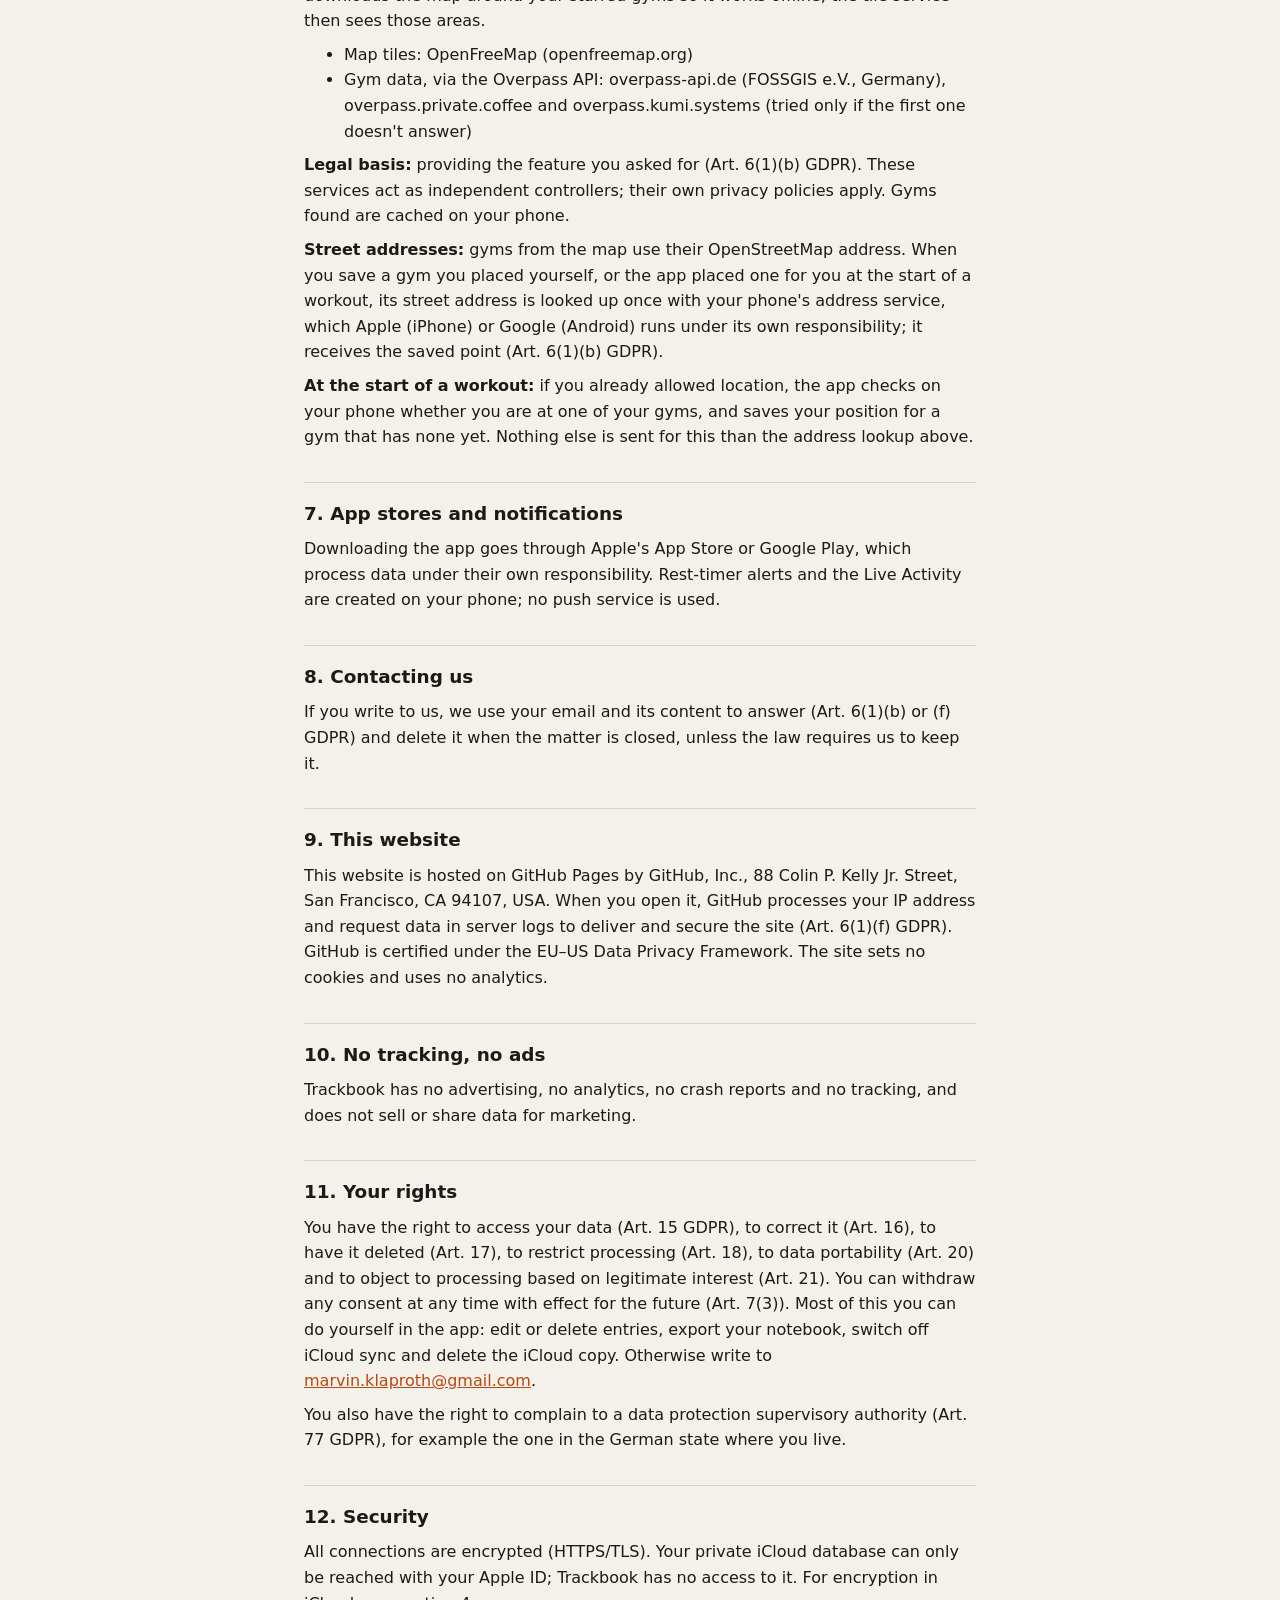
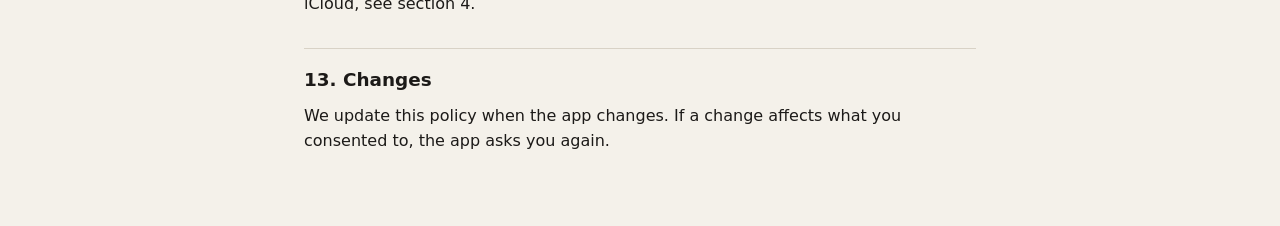
<file: en/privacy.html>
<!doctype html>
<html lang="en">
  <head>
    <meta charset="utf-8" />
    <meta name="viewport" content="width=device-width,initial-scale=1" />
    <title>Privacy policy · Trackbook</title>
    <link rel="stylesheet" href="../style.css" />
  </head>
  <body>
    <main>
      <nav>
        <a href="../de/privacy.html">Deutsch</a><a href="imprint.html">Legal notice</a
        ><a href="delete-account.html">Delete your data</a>
      </nav>
      <h1>Privacy policy</h1>
      <p class="meta">Trackbook app and this website · Version of 17 October 2026</p>

      <p>
        Trackbook is a training log. There is no account, and Trackbook runs no server for your
        notebook. It stays on your phone unless you switch on iCloud sync on an iPhone or iPad
        (section 4). This policy explains which data leaves the phone, when, why, and who receives
        it. The German version is the binding one.
      </p>

      <h2>1. Who is responsible</h2>
      <p>
        Marvin Klaproth<br />Email:
        <a href="mailto:marvin.klaproth@gmail.com">marvin.klaproth@gmail.com</a>
      </p>
      <p>
        Trackbook is a private, non-commercial project. No data protection officer is required. For
        anything about your data, write to the address above.
      </p>

      <h2>2. Your notebook on the phone</h2>
      <p>
        Workouts, sets, routines, exercises, equipment, gyms, body weight, your name, unit and
        weekly goal are stored on your device, in the app's own storage, and also in your iCloud
        only if you switch on iCloud sync (section 4). We cannot see them. On the device they stay
        until you clear the notebook in Settings or delete the app. You can export them any time as
        CSV or as a backup file (Settings › Your data). If your phone's own backup (iCloud or
        Google) is switched on, the system includes the notebook in it, under Apple's or Google's
        terms. Data from Apple Health or Health Connect is kept out of it (section 3).
      </p>

      <h2>3. Apple Health and Health Connect (optional, off by default)</h2>
      <p>
        Only if you switch it on in Settings does Trackbook exchange data with Apple Health (iPhone)
        or Health Connect (Android) on your phone. Each part is switched on separately:
      </p>
      <ul>
        <li>
          <strong>Workouts:</strong> Trackbook writes every finished workout (type, start, end,
          name) there. To avoid adding a workout your watch already recorded, the app reads other
          apps' workouts at the same time. Heart rate and active calories that a watch or chest
          strap measured during the workout are shown with it; these values are not stored. The
          iPhone app writes no calories.
        </li>
        <li>
          <strong>Apple Watch:</strong> if you use Trackbook on an Apple Watch, it asks for access
          to Apple Health on the watch the first time a workout runs there. During the workout the
          watch measures your heart rate and shows it. It saves the workout to Apple Health, with
          the heart rate and active calories it measured, only when Workouts is switched on, and
          otherwise discards it; the iPhone then does not add the workout a second time. The watch
          exchanges the running workout (sets, weights, reps, rest) only with your iPhone, directly
          over Apple's connection between the two; heart rate and calories go neither to the iPhone
          nor anywhere else.
        </li>
        <li>
          <strong>Body weight:</strong> Trackbook writes the weight you enter from then on, and
          reads weight from other apps (such as a scale) to show it in your profile.
        </li>
      </ul>
      <p>
        This is health data (Art. 9 GDPR). It is processed only on your phone (and your Apple Watch,
        if you use Trackbook there): data from Apple Health or Health Connect never goes into iCloud
        sync or into Trackbook's backup files, and is neither shared nor used for advertising.
        Weights read from there, the record of what Trackbook wrote there and the Health switches
        are kept in a separate part of the app's storage that your phone's own backups (iCloud,
        Google or a computer) leave out, as does the transfer to a new Android phone, so on a phone
        set up from such a backup, Health is off until you switch it on there. Backups made before
        October 2026 can still contain them.
        <strong>Legal basis:</strong> your explicit consent (Art. 9(2)(a) GDPR), given with the
        switch and the system's access dialog. You can withdraw it at any time: switch it off
        (Trackbook can then remove what it wrote), or revoke access in Apple Health or Health
        Connect. Weights read from there are deleted from the app when you switch it off. What
        Trackbook wrote to Apple Health or Health Connect is managed there, under Apple's or
        Google's terms.
      </p>

      <h2>4. iCloud sync (optional, iPhone and iPad only, off by default)</h2>
      <p>
        <strong>What:</strong> when you switch on iCloud sync in Settings and give your consent,
        Trackbook stores your notebook in your private iCloud database (CloudKit) with Apple, under
        your Apple ID, so you have it on your iPhones and iPads signed in with the same Apple ID.
        This covers workouts, sets and notes, routines, custom exercises, equipment, gyms (with
        their location if you saved one), the body weight and body measurements you enter, and your
        profile (such as name, unit and weekly goal). It counts against your iCloud storage. Data
        from Apple Health is never synced to iCloud; it stays in separate storage on the device only
        (section 3). Android and the web have no sync.
      </p>
      <p>
        <strong>Who:</strong> iCloud is provided by Apple, for users in the EU by Apple Distribution
        International Ltd., Cork, Ireland. Apple's iCloud terms and Apple's privacy policy at
        apple.com/legal/privacy apply. We have no access to your iCloud data and run no server of
        our own for it.
      </p>
      <p>
        <strong>Encryption:</strong> the data is encrypted in transit, and Trackbook stores every
        field as an encrypted CloudKit field. It is end-to-end encrypted only if you have turned on
        Advanced Data Protection for iCloud in your iCloud settings. Otherwise Apple manages the
        keys, as it does for most iCloud data.
      </p>
      <p>
        <strong>Legal basis:</strong> your consent (Art. 6(1)(a) GDPR). Training data, body weight
        and body measurements can say something about your health; as far as they are health data,
        Trackbook syncs them only with your explicit consent (Art. 9(2)(a) GDPR). The app asks for
        it when you switch on iCloud sync. Your consent is recorded only on your phone.
      </p>
      <p>
        <strong>Withdrawing consent and deleting:</strong> switch off iCloud sync in Trackbook's
        Settings, and the app stops syncing. It then offers to delete the iCloud copy for all your
        devices. You can also delete it in the iOS Settings app: [your name] › iCloud › Manage
        Storage, then choose Trackbook and delete its data (the exact menu names vary between iOS
        versions). See also <a href="delete-account.html">Delete your data</a>. Withdrawal does not
        affect anything done before it.
      </p>
      <p>
        <strong>How long:</strong> the iCloud copy stays until you delete it. Switching sync off on
        its own does not delete it.
      </p>

      <h2>5. App updates</h2>
      <p>
        When it starts, the app asks Expo's update service whether a newer version of its code is
        available, and downloads it if so. The request contains your IP address, the platform, the
        app version and update channel, and a random ID for this installation that Expo uses to roll
        out updates. It contains nothing from your notebook.
      </p>
      <p>
        <strong>Legal basis:</strong> our legitimate interest in delivering bug fixes and security
        updates (Art. 6(1)(f) GDPR); this is strictly necessary for the service you use (§ 25(2) No.
        2 TDDDG).
      </p>
      <p>
        <strong>Recipient:</strong> 650 Industries, Inc. (Expo), Palo Alto, California, USA, as our
        processor, based on the Standard Contractual Clauses. Expo keeps request logs for a limited
        time.
      </p>

      <h2>6. Gym map</h2>
      <p>
        When you open the gym map or search for gyms, the app loads map tiles and gym locations from
        OpenStreetMap-based services. They receive your IP address and the map area you are looking
        at, which can reveal roughly where you are. Your exact GPS position and your notebook are
        not sent to these services. The map is only used when you open it; location permission is
        asked for only then, and you can use the map without it. While the map is open on Wi-Fi, the
        app also downloads the map around your starred gyms so it works offline; the tile service
        then sees those areas.
      </p>
      <ul>
        <li>Map tiles: OpenFreeMap (openfreemap.org)</li>
        <li>
          Gym data, via the Overpass API: overpass-api.de (FOSSGIS e.V., Germany),
          overpass.private.coffee and overpass.kumi.systems (tried only if the first one doesn't
          answer)
        </li>
      </ul>
      <p>
        <strong>Legal basis:</strong> providing the feature you asked for (Art. 6(1)(b) GDPR). These
        services act as independent controllers; their own privacy policies apply. Gyms found are
        cached on your phone.
      </p>
      <p>
        <strong>Street addresses:</strong> gyms from the map use their OpenStreetMap address. When
        you save a gym you placed yourself, or the app placed one for you at the start of a workout,
        its street address is looked up once with your phone's address service, which Apple (iPhone)
        or Google (Android) runs under its own responsibility; it receives the saved point (Art.
        6(1)(b) GDPR).
      </p>
      <p>
        <strong>At the start of a workout:</strong> if you already allowed location, the app checks
        on your phone whether you are at one of your gyms, and saves your position for a gym that
        has none yet. Nothing else is sent for this than the address lookup above.
      </p>

      <h2>7. App stores and notifications</h2>
      <p>
        Downloading the app goes through Apple's App Store or Google Play, which process data under
        their own responsibility. Rest-timer alerts and the Live Activity are created on your phone;
        no push service is used.
      </p>

      <h2>8. Contacting us</h2>
      <p>
        If you write to us, we use your email and its content to answer (Art. 6(1)(b) or (f) GDPR)
        and delete it when the matter is closed, unless the law requires us to keep it.
      </p>

      <h2>9. This website</h2>
      <p>
        This website is hosted on GitHub Pages by GitHub, Inc., 88 Colin P. Kelly Jr. Street, San
        Francisco, CA 94107, USA. When you open it, GitHub processes your IP address and request
        data in server logs to deliver and secure the site (Art. 6(1)(f) GDPR). GitHub is certified
        under the EU–US Data Privacy Framework. The site sets no cookies and uses no analytics.
      </p>

      <h2>10. No tracking, no ads</h2>
      <p>
        Trackbook has no advertising, no analytics, no crash reports and no tracking, and does not
        sell or share data for marketing.
      </p>

      <h2>11. Your rights</h2>
      <p>
        You have the right to access your data (Art. 15 GDPR), to correct it (Art. 16), to have it
        deleted (Art. 17), to restrict processing (Art. 18), to data portability (Art. 20) and to
        object to processing based on legitimate interest (Art. 21). You can withdraw any consent at
        any time with effect for the future (Art. 7(3)). Most of this you can do yourself in the
        app: edit or delete entries, export your notebook, switch off iCloud sync and delete the
        iCloud copy. Otherwise write to
        <a href="mailto:marvin.klaproth@gmail.com">marvin.klaproth@gmail.com</a>.
      </p>
      <p>
        You also have the right to complain to a data protection supervisory authority (Art. 77
        GDPR), for example the one in the German state where you live.
      </p>

      <h2>12. Security</h2>
      <p>
        All connections are encrypted (HTTPS/TLS). Your private iCloud database can only be reached
        with your Apple ID; Trackbook has no access to it. For encryption in iCloud, see section 4.
      </p>

      <h2>13. Changes</h2>
      <p>
        We update this policy when the app changes. If a change affects what you consented to, the
        app asks you again.
      </p>
    </main>
  </body>
</html>
</file>
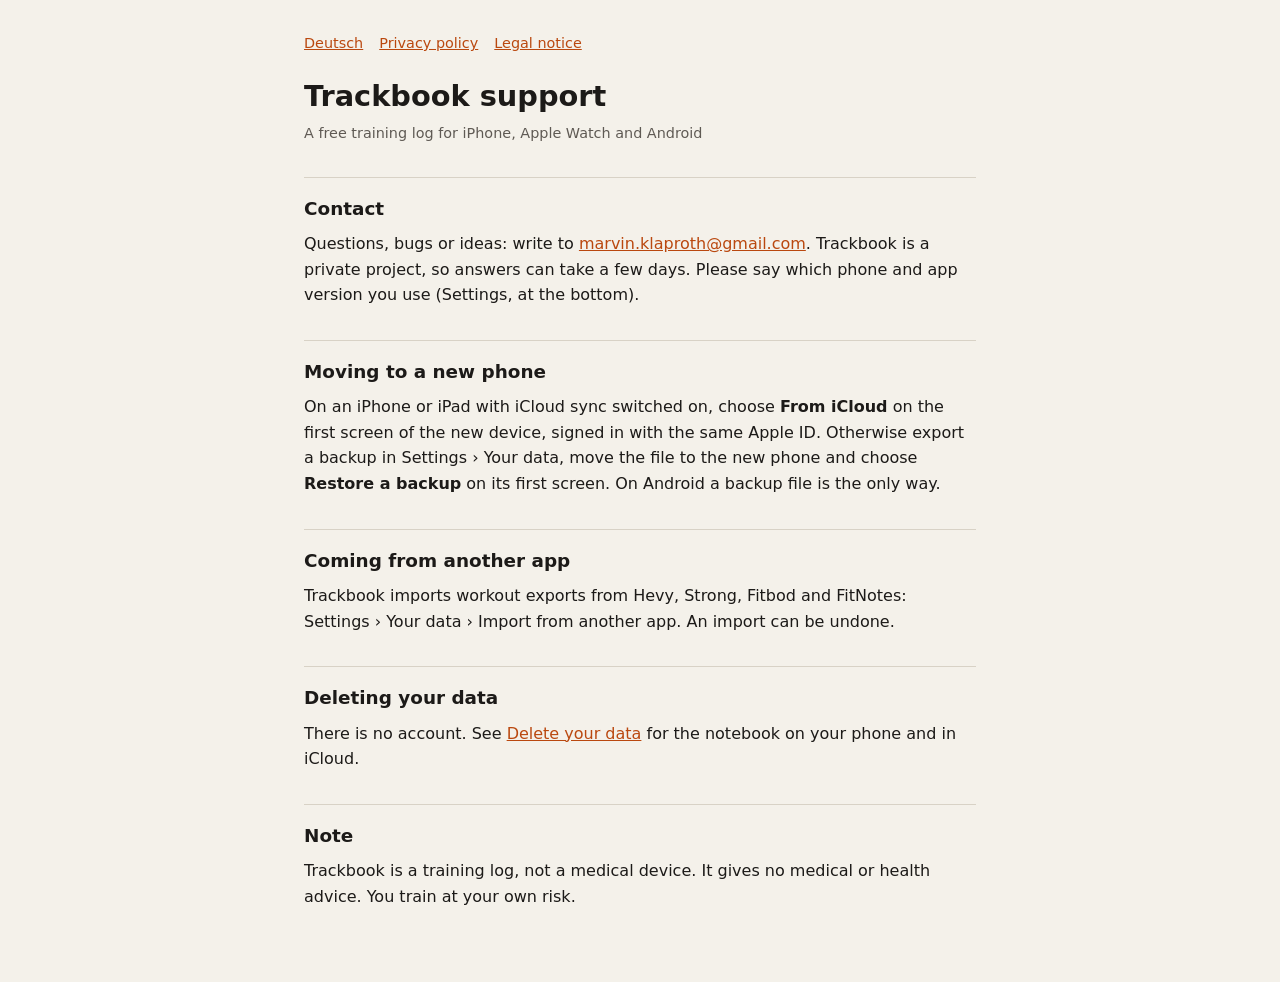
<file: en/support.html>
<!doctype html>
<html lang="en">
  <head>
    <meta charset="utf-8" />
    <meta name="viewport" content="width=device-width,initial-scale=1" />
    <title>Support · Trackbook</title>
    <link rel="stylesheet" href="../style.css" />
  </head>
  <body>
    <main>
      <nav>
        <a href="../de/support.html">Deutsch</a><a href="privacy.html">Privacy policy</a
        ><a href="imprint.html">Legal notice</a>
      </nav>
      <h1>Trackbook support</h1>
      <p class="meta">A free training log for iPhone, Apple Watch and Android</p>
      <h2>Contact</h2>
      <p>
        Questions, bugs or ideas: write to
        <a href="mailto:marvin.klaproth@gmail.com">marvin.klaproth@gmail.com</a>. Trackbook is a
        private project, so answers can take a few days. Please say which phone and app version you
        use (Settings, at the bottom).
      </p>
      <h2>Moving to a new phone</h2>
      <p>
        On an iPhone or iPad with iCloud sync switched on, choose <strong>From iCloud</strong> on
        the first screen of the new device, signed in with the same Apple ID. Otherwise export a
        backup in Settings › Your data, move the file to the new phone and choose
        <strong>Restore a backup</strong> on its first screen. On Android a backup file is the only
        way.
      </p>
      <h2>Coming from another app</h2>
      <p>
        Trackbook imports workout exports from Hevy, Strong, Fitbod and FitNotes: Settings › Your
        data › Import from another app. An import can be undone.
      </p>
      <h2>Deleting your data</h2>
      <p>
        There is no account. See <a href="delete-account.html">Delete your data</a> for the notebook
        on your phone and in iCloud.
      </p>
      <h2>Note</h2>
      <p>
        Trackbook is a training log, not a medical device. It gives no medical or health advice. You
        train at your own risk.
      </p>
    </main>
  </body>
</html>
</file>
<file: style.css>
:root {
  --bg: #f4f1ea;
  --fg: #1c1a18;
  --muted: #5f5a54;
  --rule: #d8d2c6;
  --accent: #ba480f;
  color-scheme: light dark;
}
@media (prefers-color-scheme: dark) {
  :root {
    --bg: #110f0e;
    --fg: #ece7de;
    --muted: #a59e94;
    --rule: #36312c;
    --accent: #f0875a;
  }
}
body {
  margin: 0;
  background: var(--bg);
  color: var(--fg);
  font:
    16px/1.6 system-ui,
    -apple-system,
    'Segoe UI',
    Roboto,
    sans-serif;
}
main {
  max-width: 42rem;
  margin: 0 auto;
  padding: 32px 16px 64px;
}
h1 {
  font-size: 1.8rem;
  line-height: 1.2;
  margin: 0 0 4px;
}
h2 {
  font-size: 1.15rem;
  margin: 2rem 0 0.5rem;
  padding-top: 1rem;
  border-top: 1px solid var(--rule);
}
h3 {
  font-size: 1rem;
  margin: 1.25rem 0 0.25rem;
}
p,
ul {
  margin: 0.5rem 0;
}
a {
  color: var(--accent);
}
.meta {
  color: var(--muted);
  font-size: 0.9rem;
}
nav {
  display: flex;
  gap: 16px;
  flex-wrap: wrap;
  font-size: 0.9rem;
  margin-bottom: 24px;
}
table {
  border-collapse: collapse;
  width: 100%;
  font-size: 0.9rem;
}
td,
th {
  text-align: left;
  padding: 6px 8px;
  border-bottom: 1px solid var(--rule);
  vertical-align: top;
}
.wide {
  overflow-x: auto;
}
</file>
